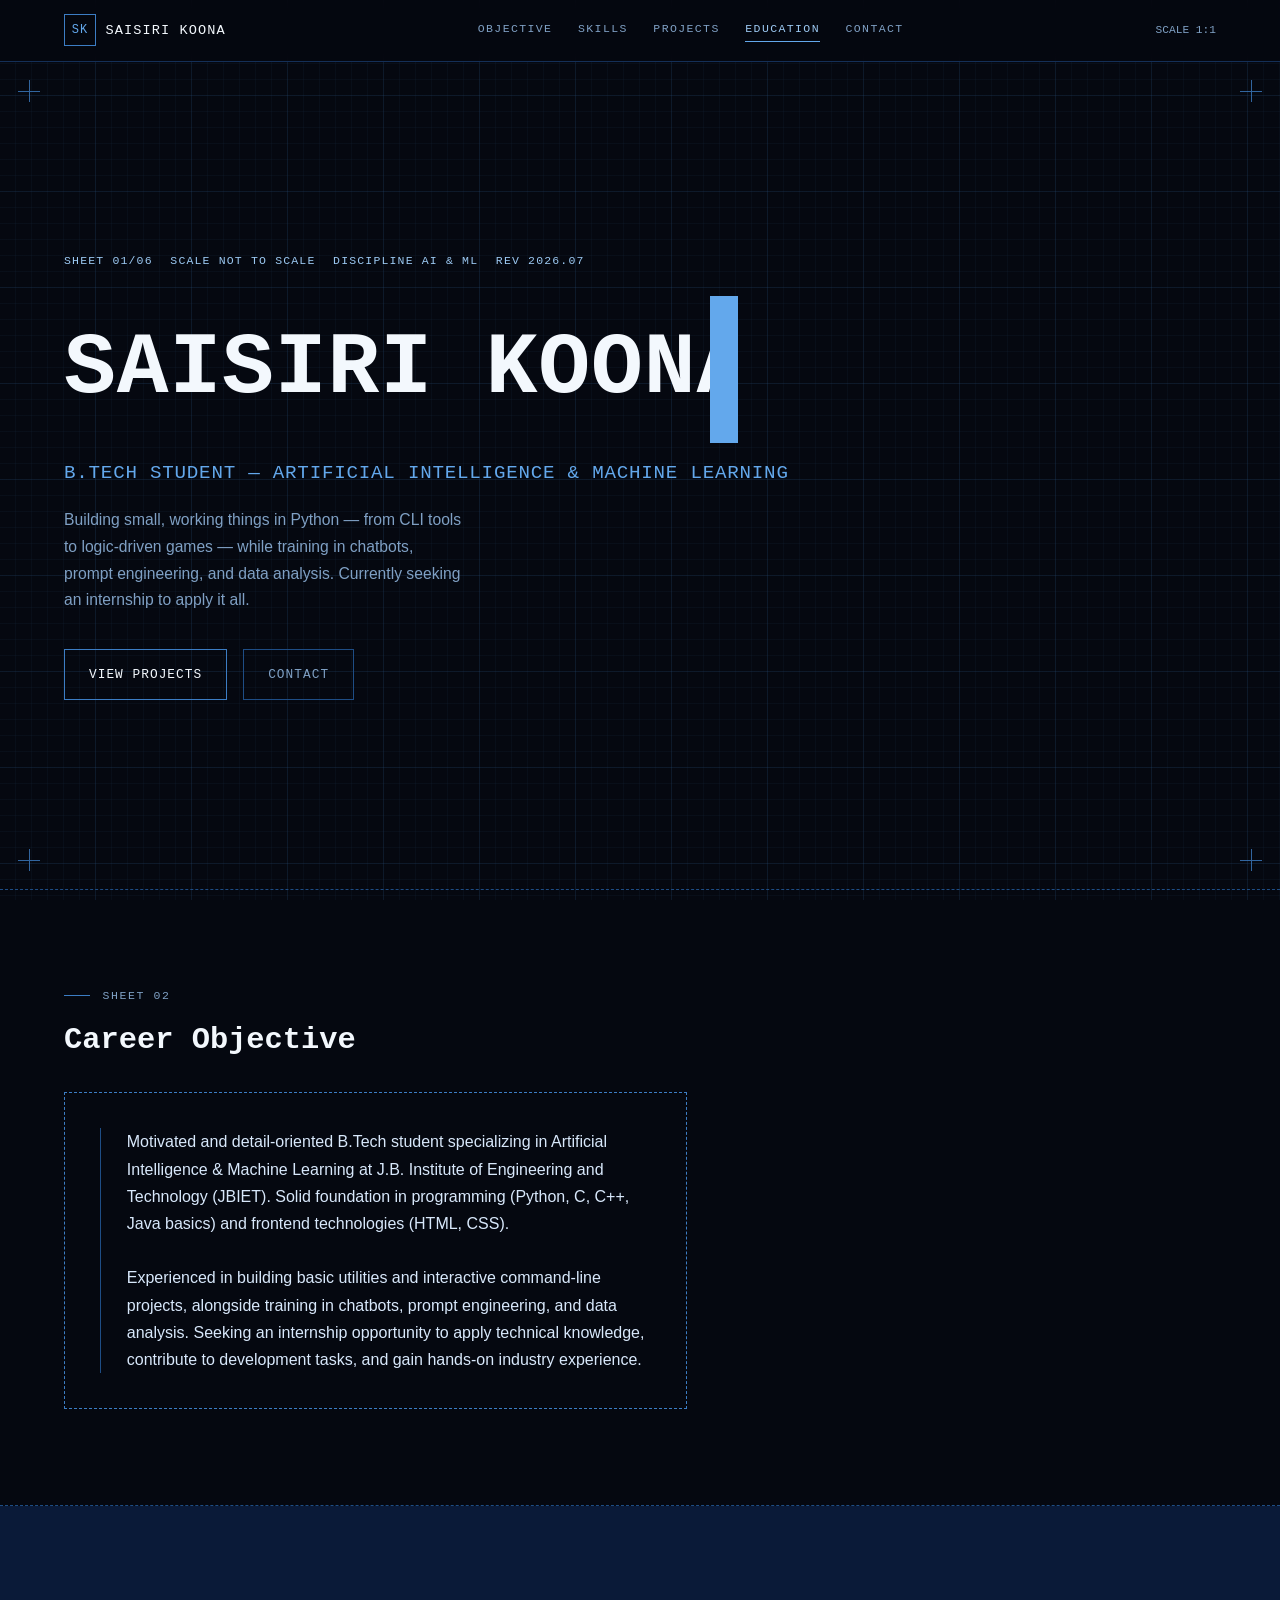
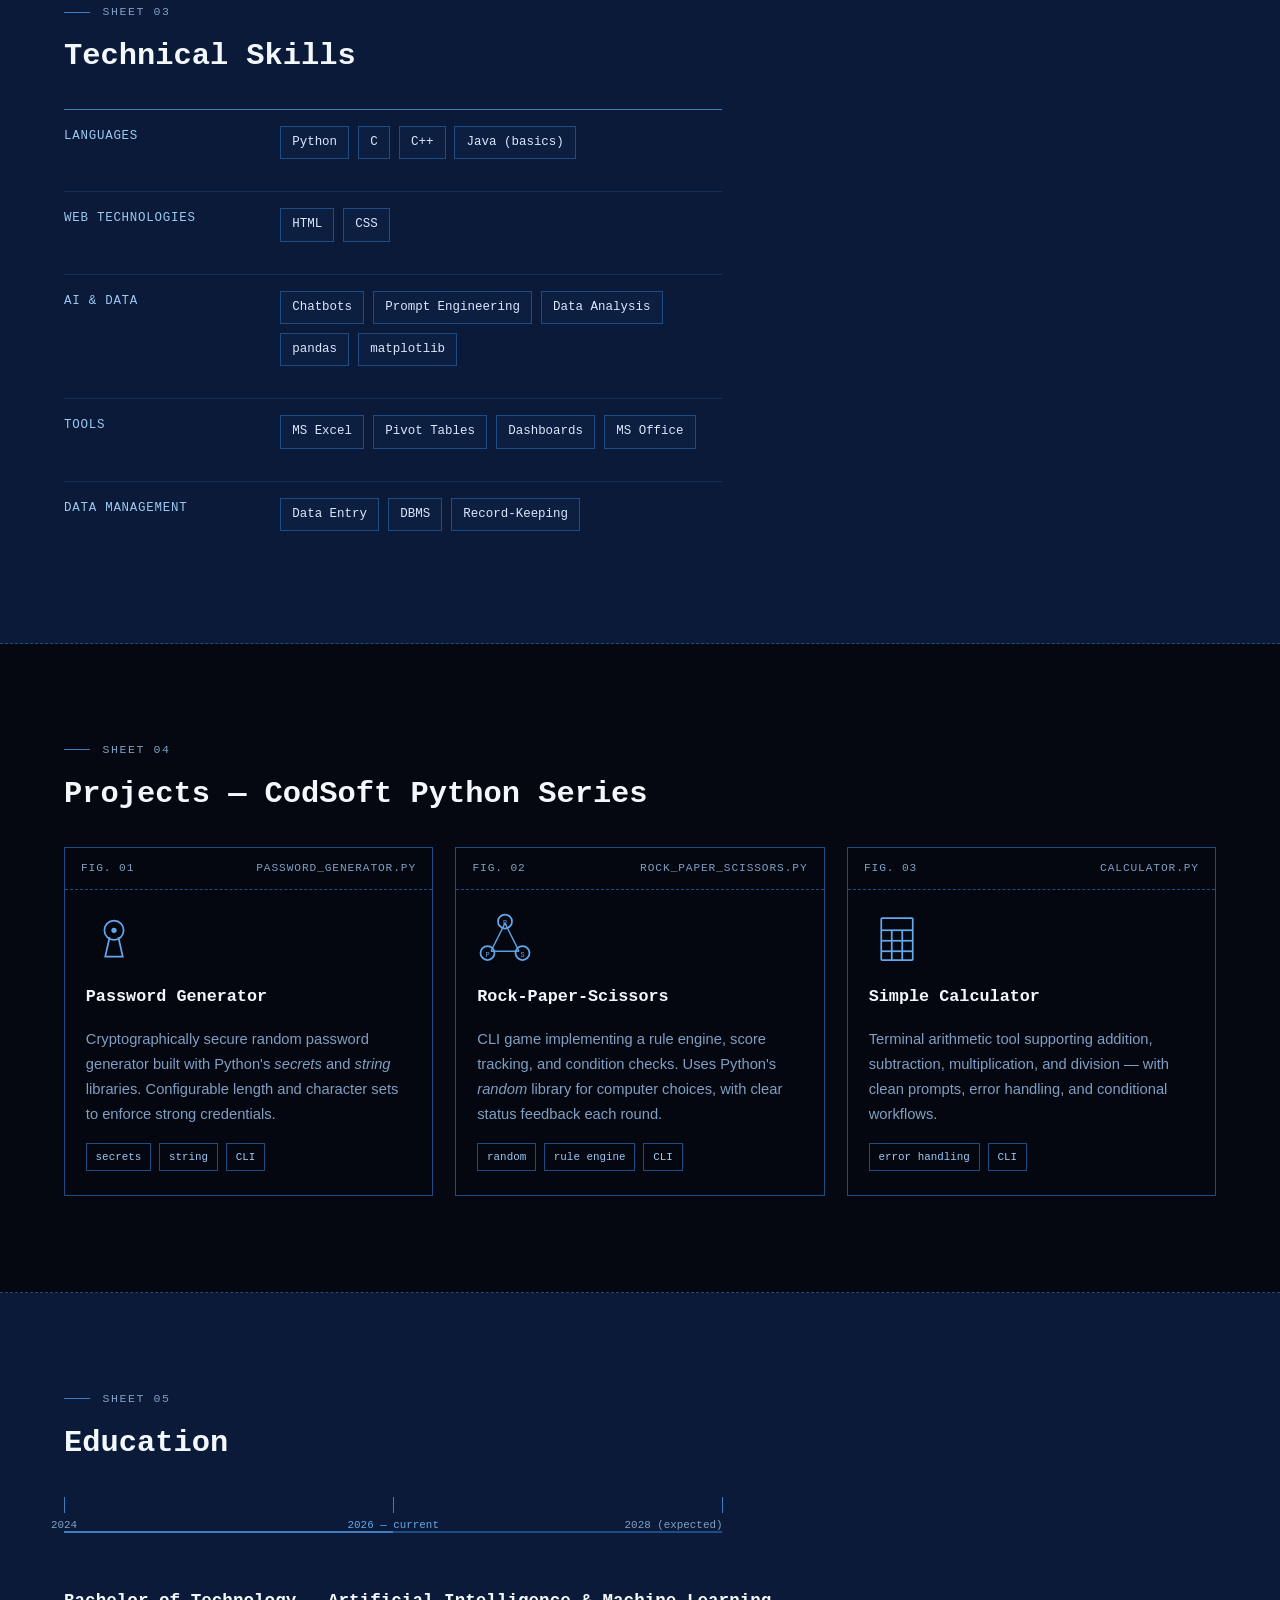
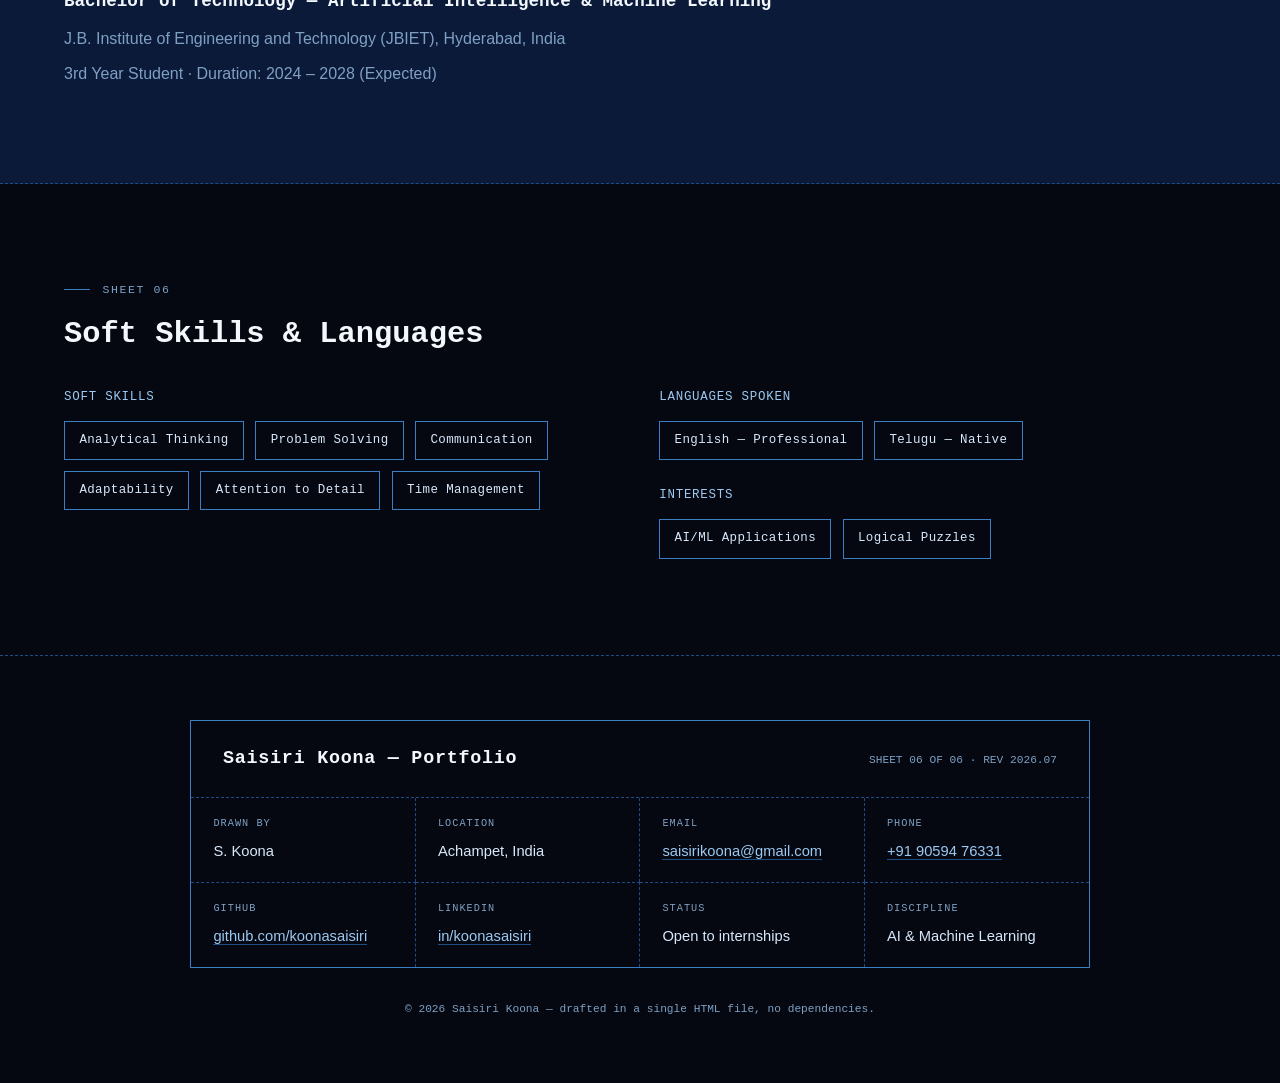
<file: KOONA_SAI_SIRI_TASK_1/index.html>
<!DOCTYPE html>
<html lang="en">
<head>
<meta charset="UTF-8">
<meta name="viewport" content="width=device-width, initial-scale=1.0">
<title>Saisiri Koona — Portfolio</title>
<meta name="description" content="Portfolio of Saisiri Koona, B.Tech AI &amp; ML student — Python projects, skills, and education.">
<style>

/* ============ TOKENS ============ */
:root{
  --black:      #050810;
  --paper:      #0d2144;
  --paper-alt:  #0a1a38;
  --line:       #1e4d85;
  --line-dim:   #142f57;
  --line-bright:#3c7dc4;
  --accent:     #63a8ec;
  --accent-2:   #9cc9f2;
  --text:       #d8e8fb;
  --text-dim:   #7fa0c4;
  --white:      #f3f8fd;

  --mono: ui-monospace, "Cascadia Mono", "Consolas", "SFMono-Regular", Menlo, monospace;
  --sans: -apple-system, "Segoe UI", Roboto, Helvetica, Arial, sans-serif;

  --gap: clamp(1.25rem, 3vw, 2.5rem);
  --edge: clamp(1.25rem, 5vw, 4rem);
}

*,*::before,*::after{ box-sizing:border-box; }
html{ scroll-behavior:smooth; }
body{
  margin:0;
  background:var(--black);
  color:var(--text);
  font-family:var(--sans);
  line-height:1.7;
  -webkit-font-smoothing:antialiased;
}
h1,h2,h3{ font-family:var(--mono); color:var(--white); margin:0; }
p{ margin:0; }
a{ color:var(--accent-2); }
::selection{ background:var(--line-bright); color:var(--white); }

:focus-visible{
  outline:2px solid var(--accent);
  outline-offset:3px;
}

/* blueprint grid paper backdrop, fixed to viewport */
body::before{
  content:"";
  position:fixed; inset:0;
  z-index:-1;
  background-color:var(--black);
  background-image:
    linear-gradient(rgba(60,125,196,0.10) 1px, transparent 1px),
    linear-gradient(90deg, rgba(60,125,196,0.10) 1px, transparent 1px),
    linear-gradient(rgba(60,125,196,0.05) 1px, transparent 1px),
    linear-gradient(90deg, rgba(60,125,196,0.05) 1px, transparent 1px);
  background-size:96px 96px, 96px 96px, 16px 16px, 16px 16px;
  background-position:-1px -1px;
}

.wrap{ max-width:1080px; margin:0 auto; padding-inline:var(--edge); }

/* ============ HEADER ============ */
header{
  position:sticky; top:0; z-index:50;
  display:flex; align-items:center; justify-content:space-between;
  padding:0.9rem var(--edge);
  background:rgba(5,8,16,0.85);
  backdrop-filter:blur(6px);
  border-bottom:1px solid var(--line-dim);
}
.mark{
  display:flex; align-items:center; gap:0.6rem;
  font-family:var(--mono); color:var(--white);
  font-size:0.85rem; letter-spacing:0.08em; text-decoration:none;
}
.mark .box{
  width:2rem; height:2rem;
  border:1px solid var(--line-bright);
  display:grid; place-items:center;
  color:var(--accent);
  font-size:0.75rem;
}
nav{ display:flex; gap:clamp(0.9rem,2vw,1.8rem); }
nav a{
  font-family:var(--mono); font-size:0.72rem; letter-spacing:0.12em;
  color:var(--text-dim); text-decoration:none; text-transform:uppercase;
  padding-bottom:2px; border-bottom:1px solid transparent;
  transition:color .2s ease, border-color .2s ease;
}
nav a:hover, nav a.active{ color:var(--accent-2); border-color:var(--accent); }
.scale-tag{
  font-family:var(--mono); font-size:0.7rem; color:var(--text-dim);
  display:none;
}
@media (min-width:820px){ .scale-tag{ display:block; } }
@media (max-width:720px){
  header{ flex-wrap:wrap; row-gap:0.7rem; }
  nav{ order:3; width:100%; flex-wrap:wrap; gap:0.5rem 1rem; }
}

/* ============ HERO ============ */
.hero{
  position:relative;
  min-height:92vh;
  display:flex; flex-direction:column; justify-content:center;
  padding:var(--edge);
  border-bottom:1px dashed var(--line);
}
.crop{ position:absolute; width:22px; height:22px; opacity:0.8; }
.crop::before,.crop::after{ content:""; position:absolute; background:var(--line-bright); }
.crop::before{ width:100%; height:1px; top:50%; }
.crop::after{ width:1px; height:100%; left:50%; }
.crop.tl{ top:18px; left:18px; }
.crop.tr{ top:18px; right:18px; }
.crop.bl{ bottom:18px; left:18px; }
.crop.br{ bottom:18px; right:18px; }

.sheet-index{
  font-family:var(--mono); font-size:0.72rem; letter-spacing:0.1em;
  color:var(--text-dim); text-transform:uppercase;
  display:flex; flex-wrap:wrap; gap:1.1rem;
  margin-bottom:1.6rem;
}
.sheet-index span{ color:var(--accent-2); }

.hero h1{
  font-size:clamp(2.4rem, 9vw, 5.4rem);
  letter-spacing:0.01em;
  white-space:nowrap;
  overflow:hidden;
  max-width:100%;
  border-right:0.55ch solid var(--accent);
  width:13ch;
  animation: type 1.6s steps(13) 0.3s 1 normal both,
             blink 0.8s step-end infinite;
}
@keyframes type{ from{ width:0; } }
@keyframes blink{ 50%{ border-color:transparent; } }
@media (max-width:480px){
  .hero h1{ font-size:6.8vw; }
}

.hero .role{
  font-family:var(--mono);
  color:var(--accent);
  font-size:clamp(0.95rem,2.4vw,1.2rem);
  margin-top:0.9rem;
  letter-spacing:0.04em;
}
.hero .objective-line{
  max-width:46ch;
  color:var(--text-dim);
  margin-top:1.1rem;
  font-size:0.98rem;
}

.cta-row{ display:flex; flex-wrap:wrap; gap:1rem; margin-top:2.2rem; }
.btn{
  font-family:var(--mono); font-size:0.8rem; letter-spacing:0.08em;
  text-transform:uppercase; text-decoration:none;
  padding:0.85rem 1.5rem;
  border:1px solid var(--line-bright);
  color:var(--white);
  transition:background .2s ease, color .2s ease;
}
.btn:hover{ background:var(--line-bright); color:var(--black); }
.btn.ghost{ border-color:var(--line); color:var(--text-dim); }
.btn.ghost:hover{ background:var(--paper-alt); color:var(--accent-2); }

/* ============ SECTIONS ============ */
.sheet{
  padding:clamp(3.5rem,8vw,6rem) var(--edge);
  border-bottom:1px dashed var(--line);
  opacity:0; transform:translateY(18px);
  transition:opacity .6s ease, transform .6s ease;
}
.sheet.in-view{ opacity:1; transform:none; }
.sheet:nth-of-type(odd){ background:var(--paper-alt); }

.eyebrow{
  font-family:var(--mono); font-size:0.72rem; letter-spacing:0.14em;
  text-transform:uppercase; color:var(--text-dim);
  display:flex; align-items:center; gap:0.8rem;
  margin-bottom:0.6rem;
}
.eyebrow::before{ content:""; width:1.6rem; height:1px; background:var(--line-bright); }

.sheet h2{
  font-size:clamp(1.35rem,3.4vw,1.9rem);
  margin-bottom:1.6rem;
}

/* --- objective panel --- */
.spec-panel{
  border:1px dashed var(--line-bright);
  padding:clamp(1.4rem,3vw,2.2rem);
  display:grid; grid-template-columns:auto 1fr; gap:1.6rem;
  max-width:70ch;
}
.ruler{
  display:flex; flex-direction:column; align-items:center; gap:0.4rem;
  font-family:var(--mono); font-size:0.65rem; color:var(--text-dim);
}
.ruler i{ display:block; width:1px; height:100%; background:var(--line); flex:1; }
.spec-panel p{ color:var(--text); }
.spec-panel p + p{ margin-top:1rem; }

/* --- skills legend --- */
.legend{ display:grid; gap:1rem; max-width:74ch; }
.legend-row{
  display:grid; grid-template-columns:200px 1fr;
  gap:1rem; align-items:start;
  padding-block:1rem;
  border-top:1px solid var(--line-dim);
}
.legend-row:first-child{ border-top:1px solid var(--line-bright); }
.legend-label{
  font-family:var(--mono); font-size:0.78rem; letter-spacing:0.06em;
  color:var(--accent-2); text-transform:uppercase;
}
.chip-row{ display:flex; flex-wrap:wrap; gap:0.55rem; }
.chip{
  font-family:var(--mono); font-size:0.78rem;
  color:var(--text); border:1px solid var(--line);
  padding:0.32rem 0.7rem;
  background:rgba(60,125,196,0.06);
}
@media (max-width:640px){
  .legend-row{ grid-template-columns:1fr; gap:0.5rem; }
}

/* --- projects --- */
.projects-grid{
  display:grid; gap:1.4rem;
  grid-template-columns:repeat(auto-fit,minmax(280px,1fr));
}
.card{
  border:1px solid var(--line);
  background:rgba(5,8,16,0.35);
  display:flex; flex-direction:column;
  transition:border-color .25s ease, transform .25s ease;
}
.card:hover{ border-color:var(--line-bright); transform:translateY(-4px); }
.card-head{
  display:flex; align-items:center; justify-content:space-between;
  padding:0.7rem 1rem;
  border-bottom:1px dashed var(--line);
  font-family:var(--mono); font-size:0.7rem; letter-spacing:0.08em;
  color:var(--text-dim); text-transform:uppercase;
}
.card-body{ padding:1.3rem 1.3rem 1.5rem; display:flex; flex-direction:column; gap:1rem; flex:1; }
.card svg{ color:var(--accent); width:56px; height:56px; }
.card h3{ font-size:1.05rem; color:var(--white); }
.card p{ color:var(--text-dim); font-size:0.92rem; }
.tag-row{ display:flex; flex-wrap:wrap; gap:0.5rem; margin-top:auto; }
.tag{
  font-family:var(--mono); font-size:0.68rem;
  color:var(--accent-2); border:1px solid var(--line);
  padding:0.22rem 0.55rem;
}

/* --- education ruler --- */
.timeline{
  position:relative;
  margin-top:2.2rem; padding-top:1.6rem;
  max-width:74ch;
}
.timeline .track{
  position:relative; height:2px; background:var(--line);
}
.timeline .fill{
  position:absolute; left:0; top:0; height:100%;
  width:50%; background:var(--line-bright);
}
.tick{
  position:absolute; top:-0.5rem;
  width:1px; height:1rem; background:var(--line-bright);
}
.tick-label{
  position:absolute; top:0.7rem;
  font-family:var(--mono); font-size:0.68rem; color:var(--text-dim);
  white-space:nowrap; transform:translateX(-50%);
}
.tick-label.now{ color:var(--accent); }
.edu-detail{ margin-top:3.4rem; }
.edu-detail h3{ font-size:1.1rem; color:var(--white); }
.edu-detail p{ color:var(--text-dim); margin-top:0.5rem; }

/* --- soft skills / languages --- */
.stamp-row{ display:flex; flex-wrap:wrap; gap:0.7rem; }
.stamp{
  font-family:var(--mono); font-size:0.78rem; letter-spacing:0.03em;
  color:var(--text); border:1px solid var(--line-bright);
  padding:0.5rem 0.9rem;
}
.split{ display:grid; gap:2.4rem; grid-template-columns:1fr; }
@media (min-width:760px){ .split{ grid-template-columns:1fr 1fr; } }

/* ============ TITLE BLOCK / FOOTER ============ */
footer{ padding:var(--edge); }
.title-block{
  border:1px solid var(--line-bright);
  max-width:900px; margin-inline:auto;
}
.tb-top{
  padding:1.4rem clamp(1.2rem,3vw,2rem);
  border-bottom:1px dashed var(--line);
  display:flex; justify-content:space-between; align-items:baseline; flex-wrap:wrap; gap:0.6rem;
}
.tb-top h2{ font-size:1.15rem; letter-spacing:0.04em; }
.tb-top span{ font-family:var(--mono); font-size:0.7rem; color:var(--text-dim); }
.tb-grid{
  display:grid; grid-template-columns:repeat(2,1fr);
}
@media (min-width:600px){ .tb-grid{ grid-template-columns:repeat(4,1fr); } }
.tb-cell{
  min-width:0;
  padding:1.1rem clamp(1rem,2.5vw,1.4rem);
  border-right:1px dashed var(--line);
  border-top:1px dashed var(--line);
}
.tb-cell:nth-child(4n){ border-right:none; }
.tb-cell:nth-child(-n+4){ border-top:none; }
@media (max-width:599px){
  .tb-cell:nth-child(2n){ border-right:none; }
  .tb-cell:nth-child(-n+2){ border-top:none; }
  .tb-cell:nth-child(n+3){ border-top:1px dashed var(--line); }
}
.tb-cell .k{ font-family:var(--mono); font-size:0.64rem; letter-spacing:0.1em; color:var(--text-dim); text-transform:uppercase; }
.tb-cell .v{ margin-top:0.4rem; font-size:0.92rem; overflow-wrap:break-word; word-break:break-word; }
.tb-cell .v a{ color:var(--accent-2); text-decoration:none; border-bottom:1px solid var(--line); }
.tb-cell .v a:hover{ color:var(--white); border-color:var(--accent); }

.foot-note{
  text-align:center; margin-top:2rem;
  font-family:var(--mono); font-size:0.7rem; color:var(--text-dim);
}

@media (prefers-reduced-motion:reduce){
  .hero h1{ animation:none; width:auto; border-right:none; }
  .sheet{ opacity:1; transform:none; transition:none; }
  html{ scroll-behavior:auto; }
}
</style>
</head>
<body>

<header>
  <a href="#top" class="mark"><span class="box">SK</span> SAISIRI&nbsp;KOONA</a>
  <nav id="site-nav">
    <a href="#objective">Objective</a>
    <a href="#skills">Skills</a>
    <a href="#projects">Projects</a>
    <a href="#education">Education</a>
    <a href="#contact">Contact</a>
  </nav>
  <span class="scale-tag">SCALE&nbsp;1:1</span>
</header>

<main id="top">

  <section class="hero">
    <span class="crop tl"></span><span class="crop tr"></span>
    <span class="crop bl"></span><span class="crop br"></span>

    <div class="sheet-index">
      <span>SHEET <span>01/06</span></span>
      <span>SCALE <span>NOT&nbsp;TO&nbsp;SCALE</span></span>
      <span>DISCIPLINE <span>AI&nbsp;&amp;&nbsp;ML</span></span>
      <span>REV <span>2026.07</span></span>
    </div>

    <h1>SAISIRI KOONA</h1>
    <p class="role">B.TECH STUDENT — ARTIFICIAL INTELLIGENCE &amp; MACHINE LEARNING</p>
    <p class="objective-line">Building small, working things in Python — from CLI tools to logic-driven games — while training in chatbots, prompt engineering, and data analysis. Currently seeking an internship to apply it all.</p>

    <div class="cta-row">
      <a class="btn" href="#projects">View Projects</a>
      <a class="btn ghost" href="#contact">Contact</a>
    </div>
  </section>

  <section class="sheet" id="objective">
    <div class="eyebrow">Sheet 02</div>
    <h2>Career Objective</h2>
    <div class="spec-panel">
      <div class="ruler"><i></i></div>
      <p>
        Motivated and detail-oriented B.Tech student specializing in Artificial Intelligence &amp; Machine
        Learning at J.B. Institute of Engineering and Technology (JBIET). Solid foundation in programming
        (Python, C, C++, Java basics) and frontend technologies (HTML, CSS).
        <br><br>
        Experienced in building basic utilities and interactive command-line projects, alongside training
        in chatbots, prompt engineering, and data analysis. Seeking an internship opportunity to apply
        technical knowledge, contribute to development tasks, and gain hands-on industry experience.
      </p>
    </div>
  </section>

  <section class="sheet" id="skills">
    <div class="eyebrow">Sheet 03</div>
    <h2>Technical Skills</h2>
    <div class="legend">
      <div class="legend-row">
        <div class="legend-label">Languages</div>
        <div class="chip-row">
          <span class="chip">Python</span><span class="chip">C</span>
          <span class="chip">C++</span><span class="chip">Java (basics)</span>
        </div>
      </div>
      <div class="legend-row">
        <div class="legend-label">Web Technologies</div>
        <div class="chip-row"><span class="chip">HTML</span><span class="chip">CSS</span></div>
      </div>
      <div class="legend-row">
        <div class="legend-label">AI &amp; Data</div>
        <div class="chip-row">
          <span class="chip">Chatbots</span><span class="chip">Prompt Engineering</span>
          <span class="chip">Data Analysis</span><span class="chip">pandas</span><span class="chip">matplotlib</span>
        </div>
      </div>
      <div class="legend-row">
        <div class="legend-label">Tools</div>
        <div class="chip-row">
          <span class="chip">MS Excel</span><span class="chip">Pivot Tables</span>
          <span class="chip">Dashboards</span><span class="chip">MS Office</span>
        </div>
      </div>
      <div class="legend-row">
        <div class="legend-label">Data Management</div>
        <div class="chip-row">
          <span class="chip">Data Entry</span><span class="chip">DBMS</span>
          <span class="chip">Record-Keeping</span>
        </div>
      </div>
    </div>
  </section>

  <section class="sheet" id="projects">
    <div class="eyebrow">Sheet 04</div>
    <h2>Projects — CodSoft Python Series</h2>
    <div class="projects-grid">

      <article class="card">
        <div class="card-head"><span>FIG. 01</span><span>password_generator.py</span></div>
        <div class="card-body">
          <svg viewBox="0 0 64 64" fill="none" stroke="currentColor" stroke-width="2">
            <circle cx="32" cy="22" r="11"/>
            <path d="M27 30 L22 52 L42 52 L37 30"/>
            <circle cx="32" cy="22" r="3" fill="currentColor" stroke="none"/>
          </svg>
          <h3>Password Generator</h3>
          <p>Cryptographically secure random password generator built with Python's <em>secrets</em> and
            <em>string</em> libraries. Configurable length and character sets to enforce strong credentials.</p>
          <div class="tag-row">
            <span class="tag">secrets</span><span class="tag">string</span><span class="tag">CLI</span>
          </div>
        </div>
      </article>

      <article class="card">
        <div class="card-head"><span>FIG. 02</span><span>rock_paper_scissors.py</span></div>
        <div class="card-body">
          <svg viewBox="0 0 64 64" fill="none" stroke="currentColor" stroke-width="1.6">
            <line x1="32" y1="14" x2="16" y2="46"/>
            <line x1="16" y1="46" x2="48" y2="46"/>
            <line x1="48" y1="46" x2="32" y2="14"/>
            <circle cx="32" cy="12" r="8" stroke-width="2"/>
            <circle cx="12" cy="48" r="8" stroke-width="2"/>
            <circle cx="52" cy="48" r="8" stroke-width="2"/>
            <text x="32" y="16" text-anchor="middle" font-size="8" fill="currentColor" stroke="none" font-family="monospace">R</text>
            <text x="12" y="52" text-anchor="middle" font-size="8" fill="currentColor" stroke="none" font-family="monospace">P</text>
            <text x="52" y="52" text-anchor="middle" font-size="8" fill="currentColor" stroke="none" font-family="monospace">S</text>
          </svg>
          <h3>Rock-Paper-Scissors</h3>
          <p>CLI game implementing a rule engine, score tracking, and condition checks. Uses Python's
            <em>random</em> library for computer choices, with clear status feedback each round.</p>
          <div class="tag-row">
            <span class="tag">random</span><span class="tag">rule engine</span><span class="tag">CLI</span>
          </div>
        </div>
      </article>

      <article class="card">
        <div class="card-head"><span>FIG. 03</span><span>calculator.py</span></div>
        <div class="card-body">
          <svg viewBox="0 0 64 64" fill="none" stroke="currentColor" stroke-width="2">
            <rect x="14" y="8" width="36" height="48" rx="1"/>
            <line x1="14" y1="22" x2="50" y2="22"/>
            <line x1="14" y1="34" x2="50" y2="34"/>
            <line x1="14" y1="46" x2="50" y2="46"/>
            <line x1="26" y1="22" x2="26" y2="56"/>
            <line x1="38" y1="22" x2="38" y2="56"/>
          </svg>
          <h3>Simple Calculator</h3>
          <p>Terminal arithmetic tool supporting addition, subtraction, multiplication, and division —
            with clean prompts, error handling, and conditional workflows.</p>
          <div class="tag-row">
            <span class="tag">error handling</span><span class="tag">CLI</span>
          </div>
        </div>
      </article>

    </div>
  </section>

  <section class="sheet" id="education">
    <div class="eyebrow">Sheet 05</div>
    <h2>Education</h2>
    <div class="timeline">
      <div class="track"><div class="fill"></div></div>
      <span class="tick" style="left:0%"></span>
      <span class="tick-label" style="left:0%">2024</span>
      <span class="tick now" style="left:50%"></span>
      <span class="tick-label now" style="left:50%">2026 — current</span>
      <span class="tick" style="left:100%"></span>
      <span class="tick-label" style="left:100%; transform:translateX(-100%)">2028 (expected)</span>
    </div>
    <div class="edu-detail">
      <h3>Bachelor of Technology — Artificial Intelligence &amp; Machine Learning</h3>
      <p>J.B. Institute of Engineering and Technology (JBIET), Hyderabad, India</p>
      <p>3rd Year Student &middot; Duration: 2024 – 2028 (Expected)</p>
    </div>
  </section>

  <section class="sheet" id="soft-skills">
    <div class="eyebrow">Sheet 06</div>
    <h2>Soft Skills &amp; Languages</h2>
    <div class="split">
      <div>
        <div class="legend-label" style="margin-bottom:0.8rem;">Soft Skills</div>
        <div class="stamp-row">
          <span class="stamp">Analytical Thinking</span>
          <span class="stamp">Problem Solving</span>
          <span class="stamp">Communication</span>
          <span class="stamp">Adaptability</span>
          <span class="stamp">Attention to Detail</span>
          <span class="stamp">Time Management</span>
        </div>
      </div>
      <div>
        <div class="legend-label" style="margin-bottom:0.8rem;">Languages Spoken</div>
        <div class="stamp-row">
          <span class="stamp">English — Professional</span>
          <span class="stamp">Telugu — Native</span>
        </div>
        <div class="legend-label" style="margin:1.6rem 0 0.8rem;">Interests</div>
        <div class="stamp-row">
          <span class="stamp">AI/ML Applications</span>
          <span class="stamp">Logical Puzzles</span>
        </div>
      </div>
    </div>
  </section>

</main>

<footer id="contact">
  <div class="title-block">
    <div class="tb-top">
      <h2>Saisiri Koona — Portfolio</h2>
      <span>SHEET 06 OF 06 · REV 2026.07</span>
    </div>
    <div class="tb-grid">
      <div class="tb-cell"><div class="k">Drawn By</div><div class="v">S. Koona</div></div>
      <div class="tb-cell"><div class="k">Location</div><div class="v">Achampet, India</div></div>
      <div class="tb-cell"><div class="k">Email</div><div class="v"><a href="mailto:saisirikoona@gmail.com">saisirikoona@gmail.com</a></div></div>
      <div class="tb-cell"><div class="k">Phone</div><div class="v"><a href="tel:+919059476331">+91&nbsp;90594&nbsp;76331</a></div></div>
      <div class="tb-cell"><div class="k">GitHub</div><div class="v"><a href="https://github.com/koonasaisiri" target="_blank" rel="noopener">github.com/koonasaisiri</a></div></div>
      <div class="tb-cell"><div class="k">LinkedIn</div><div class="v"><a href="https://linkedin.com/in/koonasaisiri" target="_blank" rel="noopener">in/koonasaisiri</a></div></div>
      <div class="tb-cell"><div class="k">Status</div><div class="v">Open to internships</div></div>
      <div class="tb-cell"><div class="k">Discipline</div><div class="v">AI &amp; Machine Learning</div></div>
    </div>
  </div>
  <p class="foot-note">&copy; 2026 Saisiri Koona — drafted in a single HTML file, no dependencies.</p>
</footer>

<script>
  // scroll-reveal for sheets
  var sheets = document.querySelectorAll('.sheet');
  if ('IntersectionObserver' in window) {
    var io = new IntersectionObserver(function(entries){
      entries.forEach(function(entry){
        if (entry.isIntersecting) {
          entry.target.classList.add('in-view');
          io.unobserve(entry.target);
        }
      });
    }, { threshold: 0.15 });
    sheets.forEach(function(s){ io.observe(s); });
  } else {
    sheets.forEach(function(s){ s.classList.add('in-view'); });
  }

  // active nav link
  var navLinks = document.querySelectorAll('#site-nav a');
  var sections = Array.prototype.slice.call(document.querySelectorAll('main section[id]'));
  if ('IntersectionObserver' in window) {
    var navIo = new IntersectionObserver(function(entries){
      entries.forEach(function(entry){
        var link = document.querySelector('#site-nav a[href="#' + entry.target.id + '"]');
        if (!link) return;
        if (entry.isIntersecting) {
          navLinks.forEach(function(l){ l.classList.remove('active'); });
          link.classList.add('active');
        }
      });
    }, { rootMargin: '-40% 0px -55% 0px' });
    sections.forEach(function(s){ navIo.observe(s); });
  }
</script>

</body>
</html>
</file>
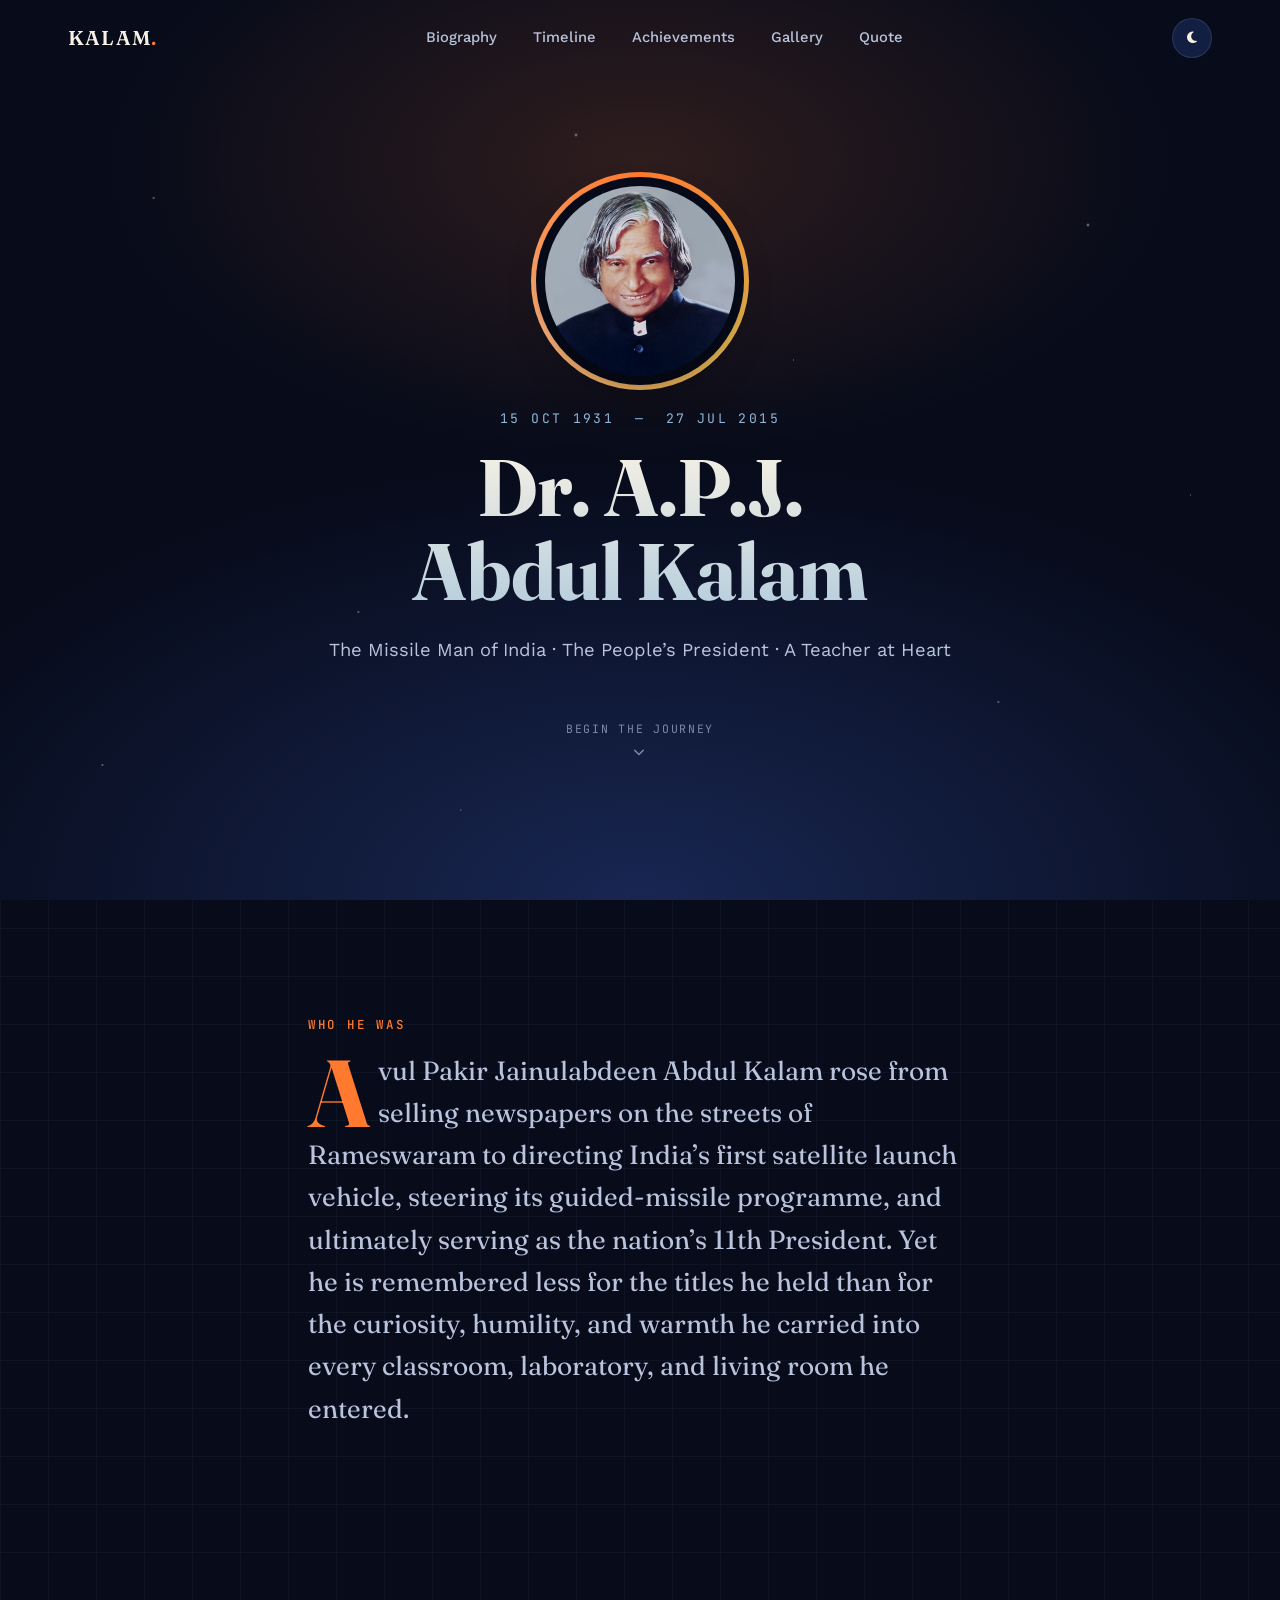
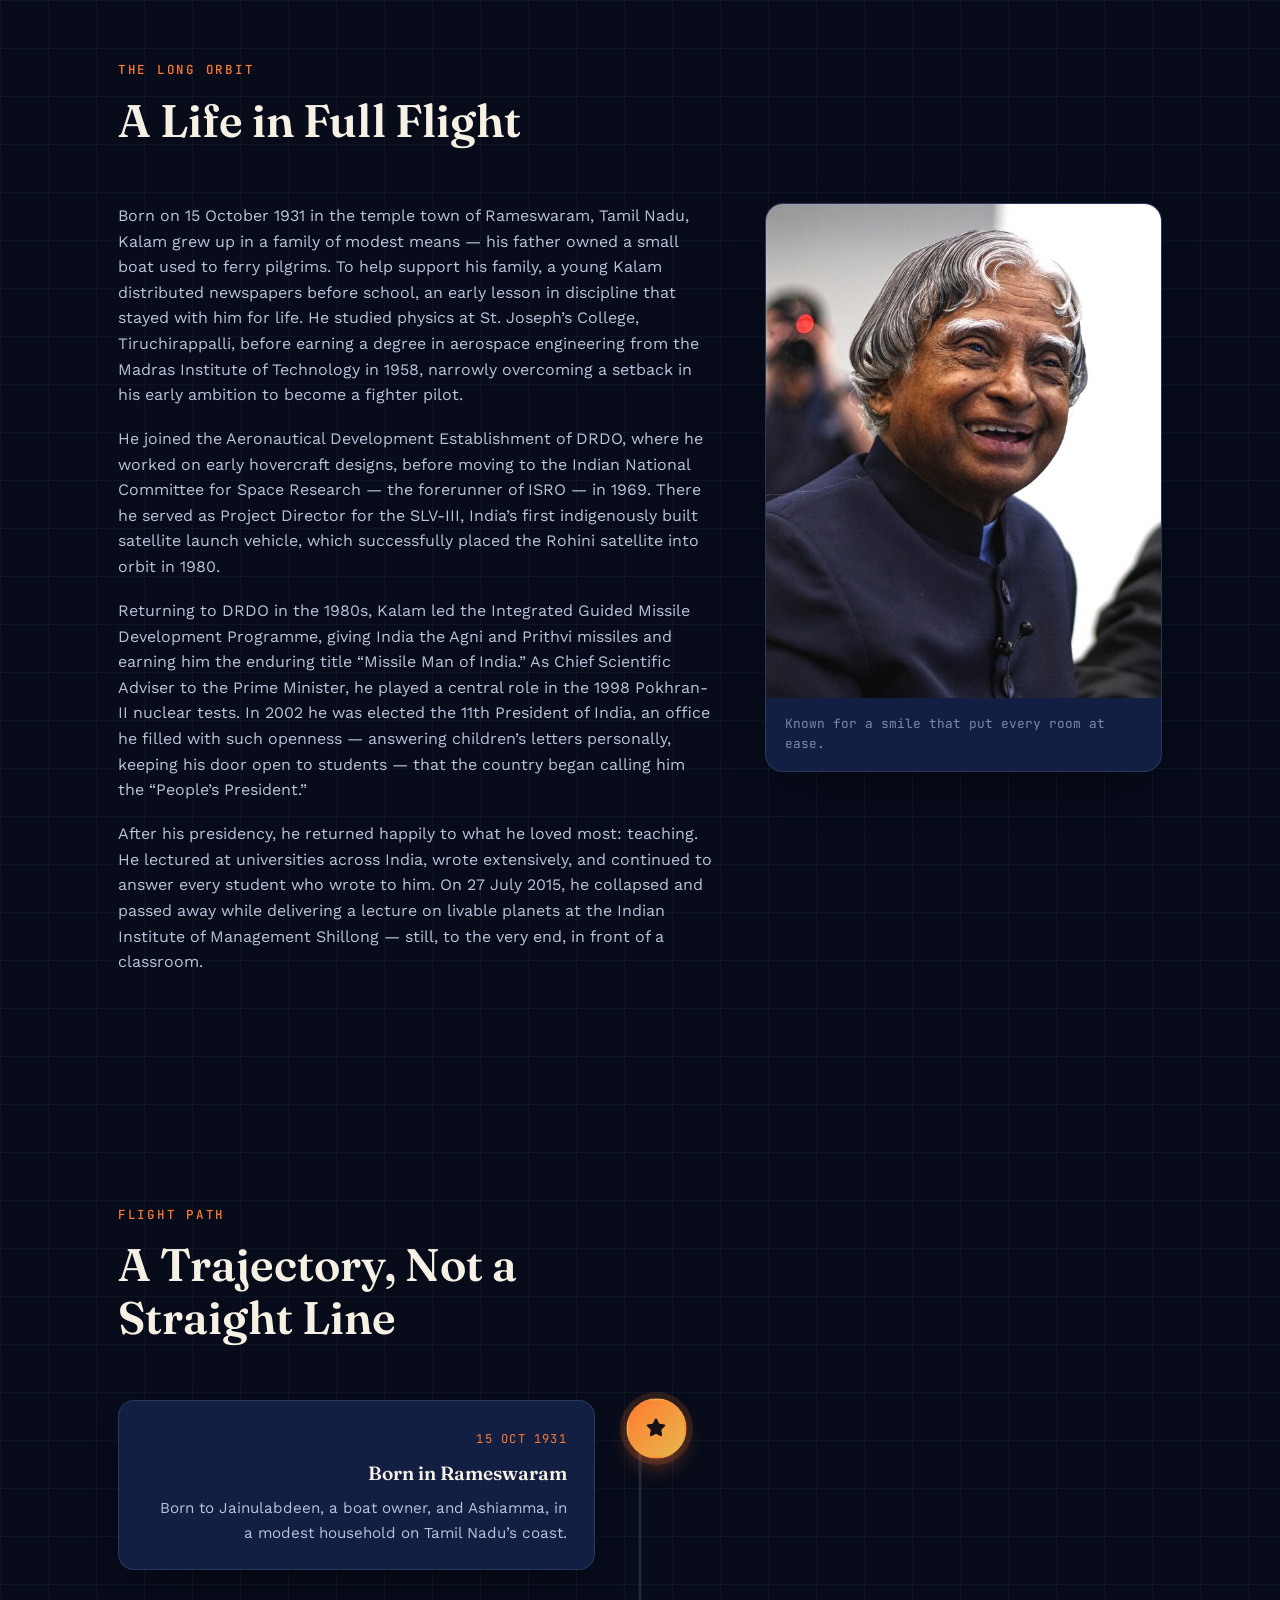
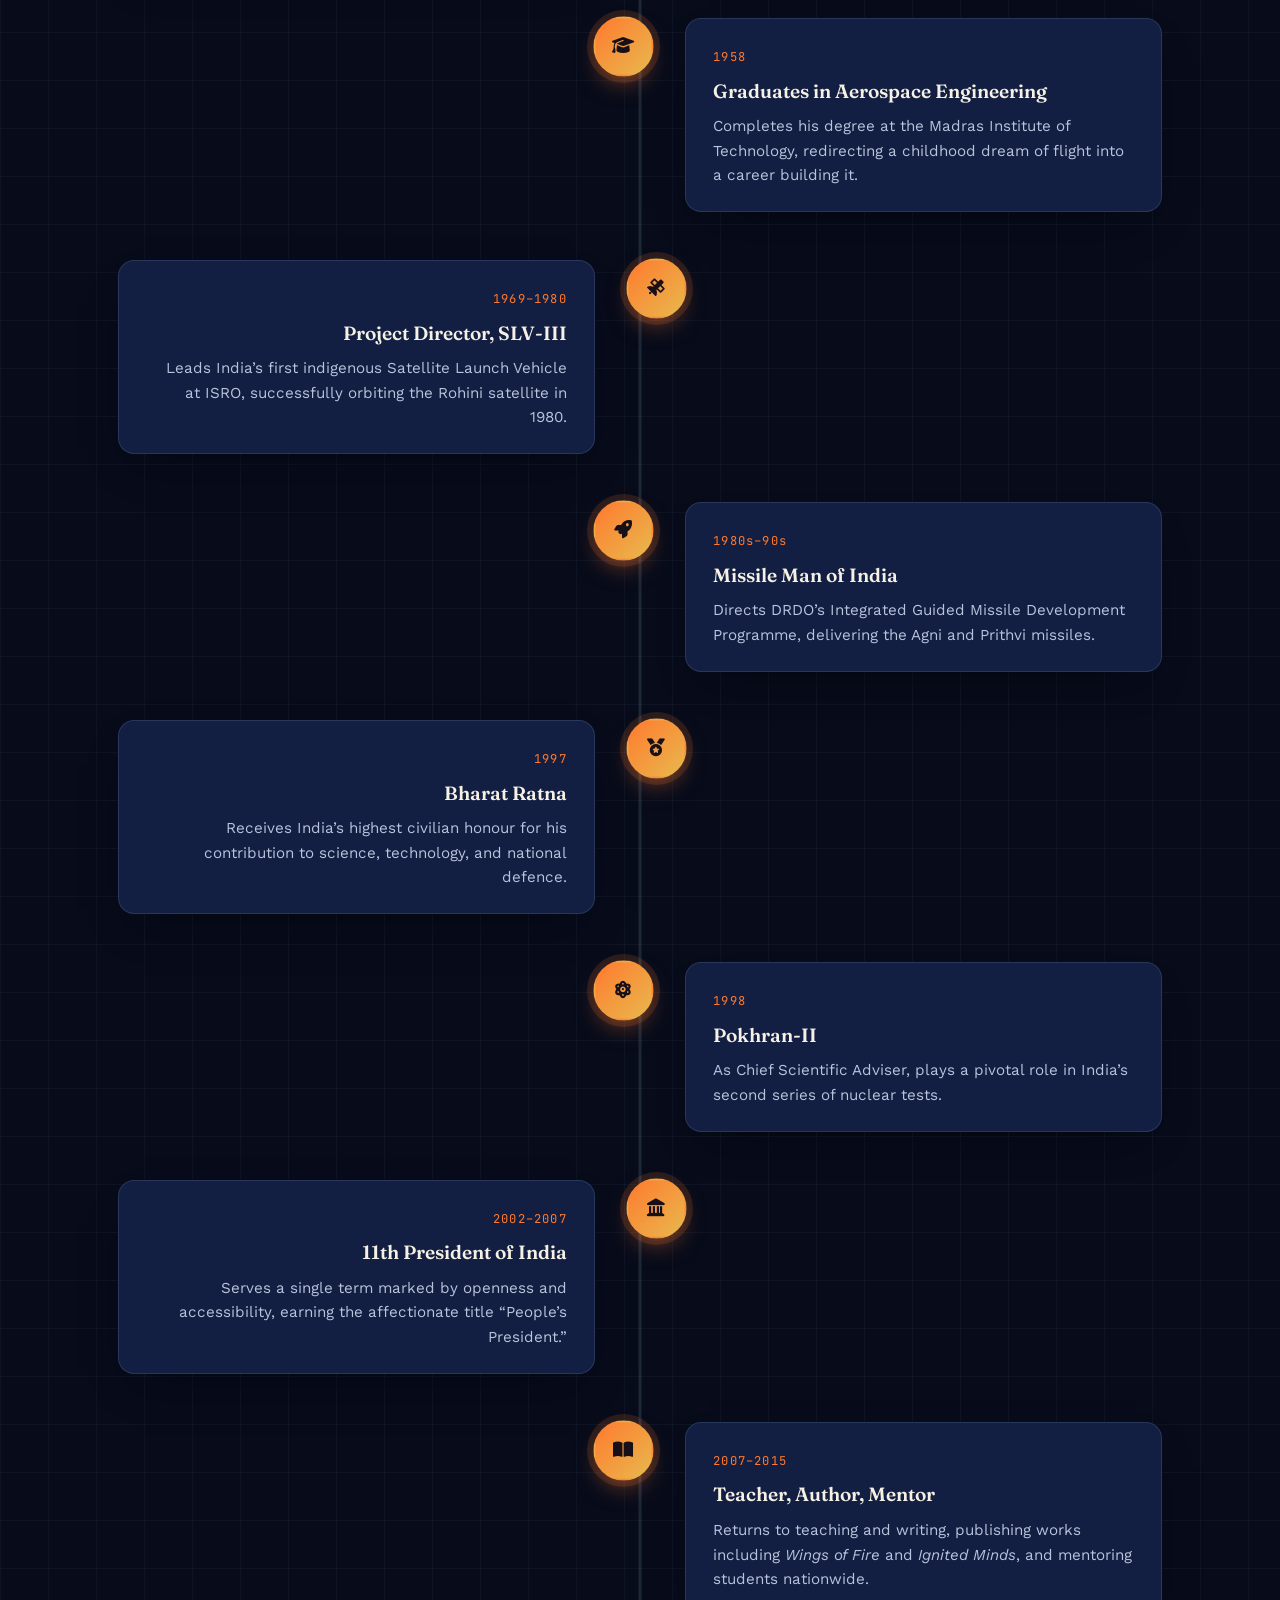
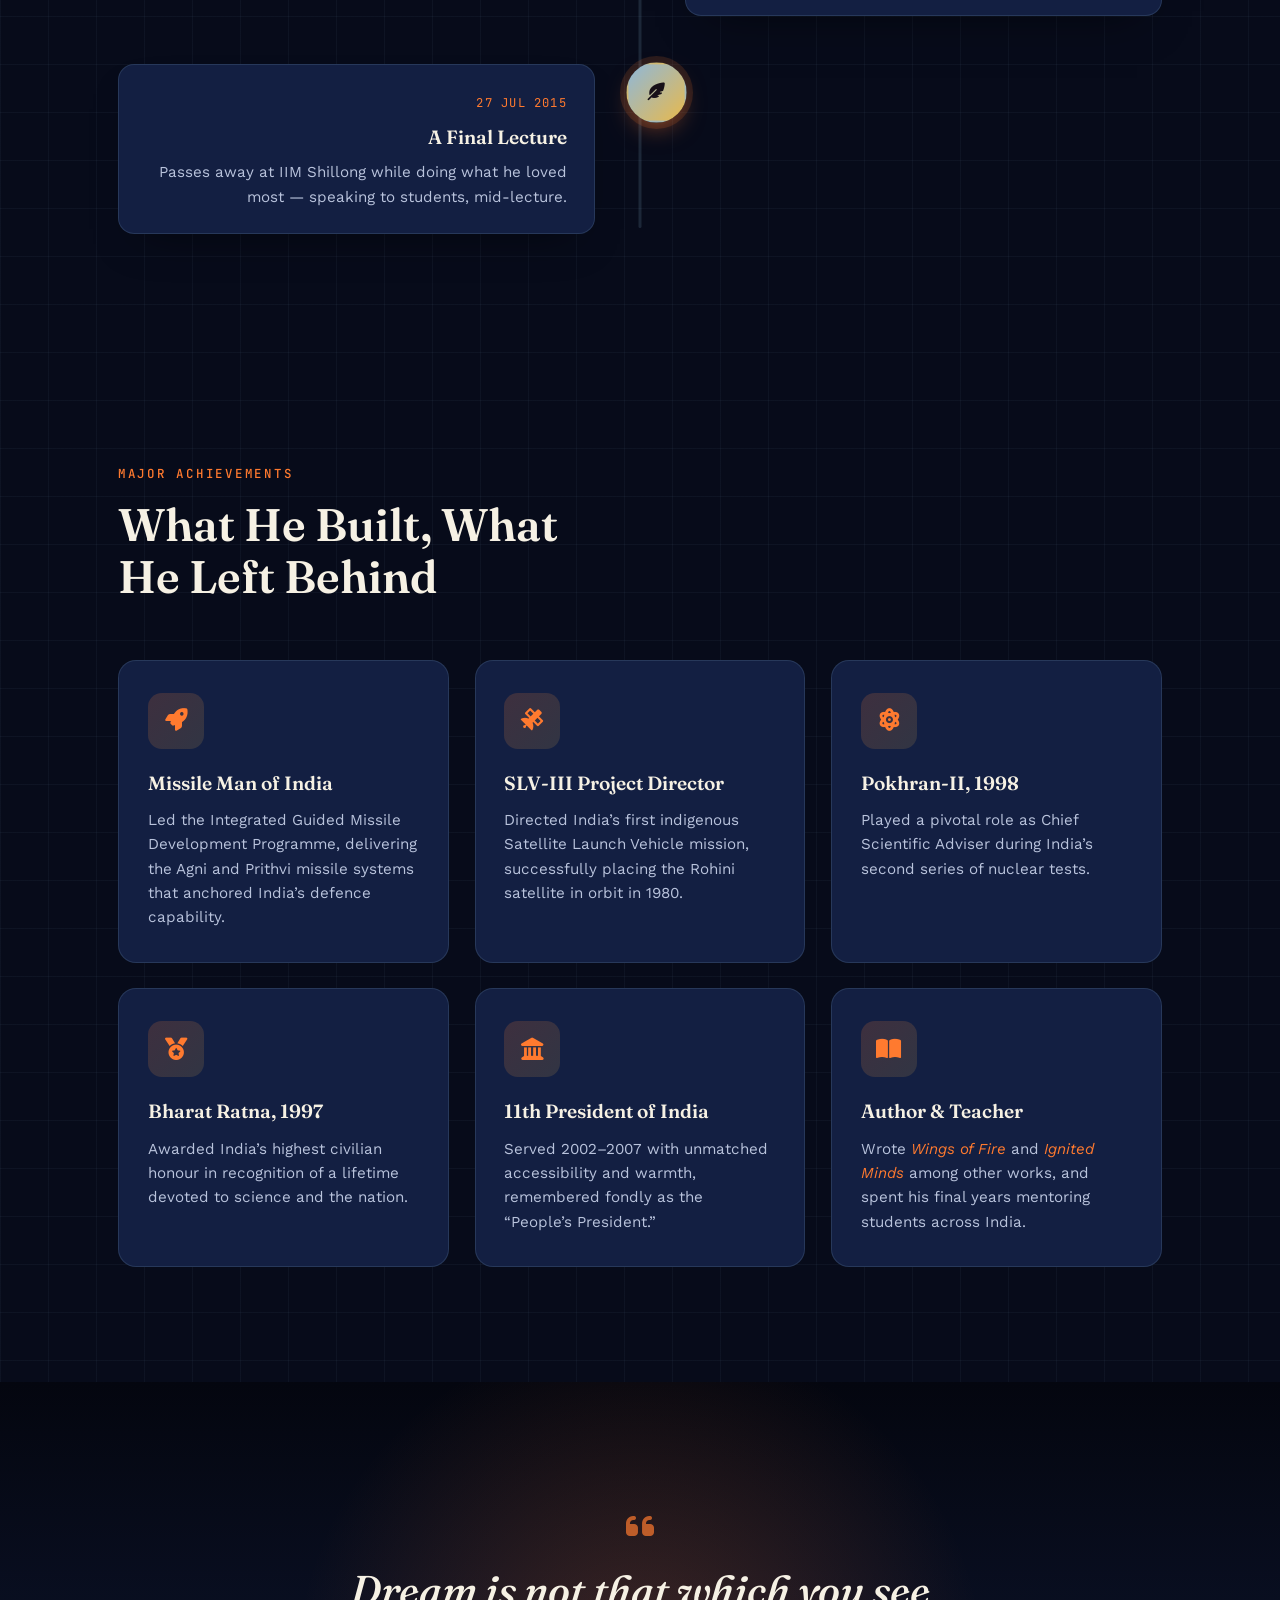
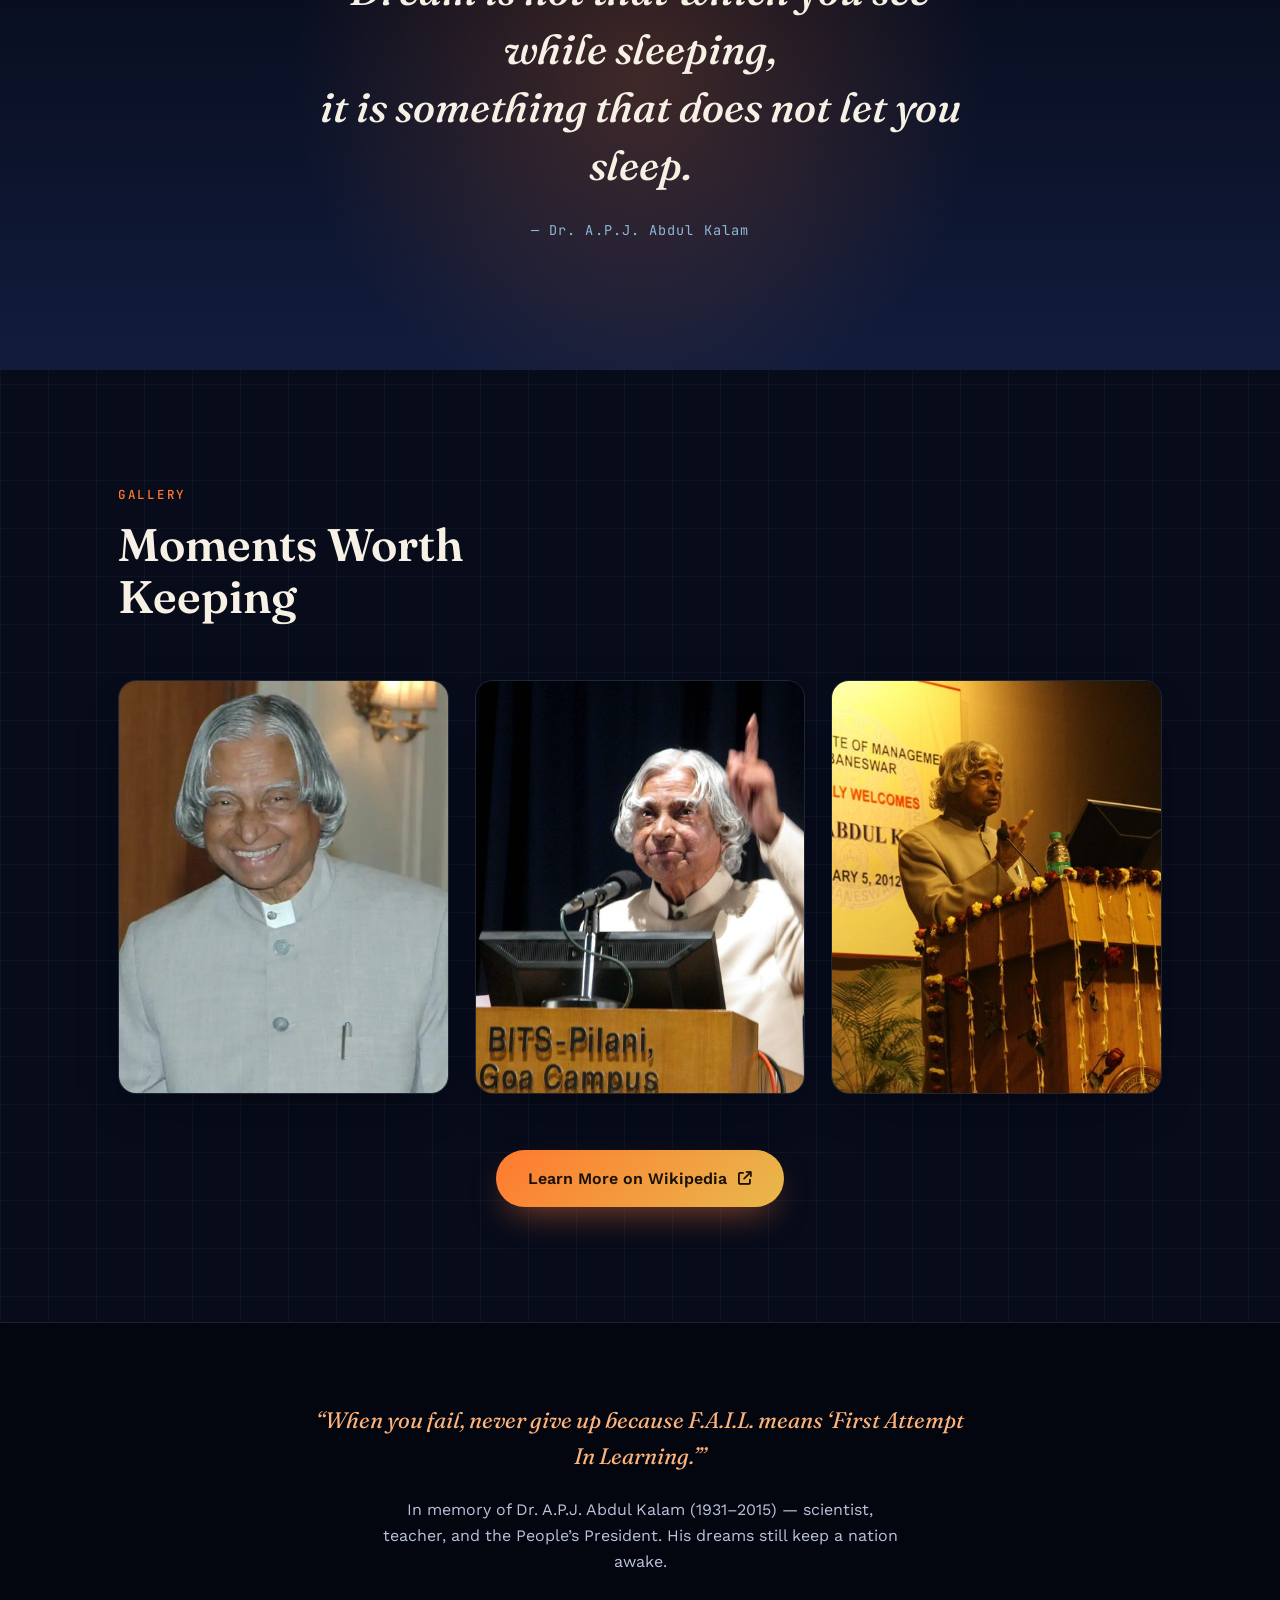
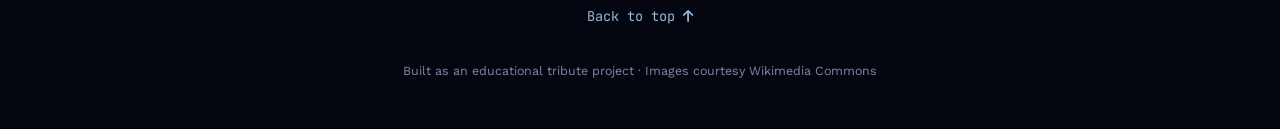
<file: KOONA_SAI_SIRI_TASK_2/index.html>
<!DOCTYPE html>
<html lang="en">
<head>
<meta charset="UTF-8">
<meta name="viewport" content="width=device-width, initial-scale=1.0">
<title>Dr. A.P.J. Abdul Kalam &mdash; A Tribute to the Missile Man of India</title>
<meta name="description" content="A tribute to Dr. A.P.J. Abdul Kalam, aerospace scientist, teacher, and 11th President of India.">

<!-- Google Fonts: Fraunces (display), Work Sans (body), JetBrains Mono (utility/telemetry accents) -->
<link rel="preconnect" href="https://fonts.googleapis.com">
<link rel="preconnect" href="https://fonts.gstatic.com" crossorigin>
<link href="https://fonts.googleapis.com/css2?family=Fraunces:ital,opsz,wght@0,9..144,400;0,9..144,500;0,9..144,600;0,9..144,700;1,9..144,500;1,9..144,600&family=Work+Sans:wght@300;400;500;600;700&family=JetBrains+Mono:wght@400;500;600&display=swap" rel="stylesheet">

<!-- Font Awesome icons -->
<link rel="stylesheet" href="https://cdnjs.cloudflare.com/ajax/libs/font-awesome/6.5.1/css/all.min.css">

<link rel="stylesheet" href="style.css">
</head>
<body>

<!-- ================= NAVIGATION ================= -->
<header class="site-nav" id="siteNav">
  <div class="nav-inner">
    <a href="#hero" class="nav-brand">KALAM<span class="nav-brand-dot">.</span></a>

    <nav class="nav-links" id="navLinks">
      <a href="#biography">Biography</a>
      <a href="#timeline">Timeline</a>
      <a href="#achievements">Achievements</a>
      <a href="#gallery">Gallery</a>
      <a href="#quote">Quote</a>
    </nav>

    <div class="nav-actions">
      <button id="themeToggle" class="icon-btn" aria-label="Toggle dark and light mode" title="Toggle theme">
        <i class="fa-solid fa-moon" aria-hidden="true"></i>
      </button>
      <button id="navToggle" class="icon-btn nav-burger" aria-label="Open navigation menu" aria-expanded="false">
        <i class="fa-solid fa-bars" aria-hidden="true"></i>
      </button>
    </div>
  </div>
</header>

<main>

  <!-- ================= HERO ================= -->
  <section class="hero" id="hero">
    <div class="hero-starfield" aria-hidden="true"></div>
    <div class="hero-inner">
      <div class="hero-portrait fade-in">
        <div class="portrait-ring"></div>
        <img src="images/hero-portrait.jpg" alt="Portrait of Dr. A.P.J. Abdul Kalam smiling, wearing a dark Nehru jacket">
      </div>

      <p class="hero-eyebrow fade-in">15 OCT 1931 &nbsp;&mdash;&nbsp; 27 JUL 2015</p>
      <h1 class="hero-name fade-in">Dr. A.P.J.<br>Abdul Kalam</h1>
      <p class="hero-tagline fade-in">The Missile Man of India &middot; The People&rsquo;s President &middot; A Teacher at Heart</p>

      <a href="#intro" class="scroll-cue" aria-label="Scroll to introduction">
        <span>Begin the journey</span>
        <i class="fa-solid fa-chevron-down" aria-hidden="true"></i>
      </a>
    </div>
  </section>

  <!-- ================= INTRODUCTION ================= -->
  <section class="section intro" id="intro">
    <div class="section-inner narrow">
      <p class="eyebrow fade-in">Who he was</p>
      <p class="intro-text fade-in">
        <span class="drop-cap">A</span>vul Pakir Jainulabdeen Abdul Kalam rose from selling newspapers on the
        streets of Rameswaram to directing India&rsquo;s first satellite launch vehicle, steering its guided-missile
        programme, and ultimately serving as the nation&rsquo;s 11th President. Yet he is remembered less for the
        titles he held than for the curiosity, humility, and warmth he carried into every classroom, laboratory,
        and living room he entered.
      </p>
    </div>
  </section>

  <!-- ================= BIOGRAPHY ================= -->
  <section class="section biography" id="biography">
    <div class="section-inner">
      <p class="eyebrow fade-in">The long orbit</p>
      <h2 class="section-title fade-in">A Life in Full Flight</h2>

      <div class="bio-grid">
        <div class="bio-text fade-in">
          <p>
            Born on 15 October 1931 in the temple town of Rameswaram, Tamil Nadu, Kalam grew up in a family of
            modest means &mdash; his father owned a small boat used to ferry pilgrims. To help support his family,
            a young Kalam distributed newspapers before school, an early lesson in discipline that stayed with
            him for life. He studied physics at St. Joseph&rsquo;s College, Tiruchirappalli, before earning a
            degree in aerospace engineering from the Madras Institute of Technology in 1958, narrowly overcoming
            a setback in his early ambition to become a fighter pilot.
          </p>
          <p>
            He joined the Aeronautical Development Establishment of DRDO, where he worked on early hovercraft
            designs, before moving to the Indian National Committee for Space Research &mdash; the forerunner of
            ISRO &mdash; in 1969. There he served as Project Director for the SLV&#8209;III, India&rsquo;s first
            indigenously built satellite launch vehicle, which successfully placed the Rohini satellite into orbit
            in 1980.
          </p>
          <p>
            Returning to DRDO in the 1980s, Kalam led the Integrated Guided Missile Development Programme, giving
            India the Agni and Prithvi missiles and earning him the enduring title &ldquo;Missile Man of India.&rdquo;
            As Chief Scientific Adviser to the Prime Minister, he played a central role in the 1998 Pokhran-II
            nuclear tests. In 2002 he was elected the 11th President of India, an office he filled with such
            openness &mdash; answering children&rsquo;s letters personally, keeping his door open to students
            &mdash; that the country began calling him the &ldquo;People&rsquo;s President.&rdquo;
          </p>
          <p>
            After his presidency, he returned happily to what he loved most: teaching. He lectured at universities
            across India, wrote extensively, and continued to answer every student who wrote to him. On 27 July
            2015, he collapsed and passed away while delivering a lecture on livable planets at the Indian
            Institute of Management Shillong &mdash; still, to the very end, in front of a classroom.
          </p>
        </div>

        <figure class="bio-figure fade-in">
          <img src="images/gallery-3.jpg" alt="Candid photograph of Dr. Kalam smiling warmly at an event">
          <figcaption>Known for a smile that put every room at ease.</figcaption>
        </figure>
      </div>
    </div>
  </section>

  <!-- ================= TIMELINE ================= -->
  <section class="section timeline-section" id="timeline">
    <div class="section-inner">
      <p class="eyebrow fade-in">Flight path</p>
      <h2 class="section-title fade-in">A Trajectory, Not a Straight Line</h2>

      <div class="timeline" id="timelineTrack">
        <div class="timeline-rail" aria-hidden="true">
          <div class="timeline-rail-fill" id="railFill"></div>
        </div>

        <ol class="timeline-list">

          <li class="timeline-item">
            <div class="timeline-node"><i class="fa-solid fa-star" aria-hidden="true"></i></div>
            <div class="timeline-card fade-in">
              <span class="timeline-date">15 OCT 1931</span>
              <h3>Born in Rameswaram</h3>
              <p>Born to Jainulabdeen, a boat owner, and Ashiamma, in a modest household on Tamil Nadu&rsquo;s coast.</p>
            </div>
          </li>

          <li class="timeline-item">
            <div class="timeline-node"><i class="fa-solid fa-graduation-cap" aria-hidden="true"></i></div>
            <div class="timeline-card fade-in">
              <span class="timeline-date">1958</span>
              <h3>Graduates in Aerospace Engineering</h3>
              <p>Completes his degree at the Madras Institute of Technology, redirecting a childhood dream of flight into a career building it.</p>
            </div>
          </li>

          <li class="timeline-item">
            <div class="timeline-node"><i class="fa-solid fa-satellite" aria-hidden="true"></i></div>
            <div class="timeline-card fade-in">
              <span class="timeline-date">1969&ndash;1980</span>
              <h3>Project Director, SLV&#8209;III</h3>
              <p>Leads India&rsquo;s first indigenous Satellite Launch Vehicle at ISRO, successfully orbiting the Rohini satellite in 1980.</p>
            </div>
          </li>

          <li class="timeline-item">
            <div class="timeline-node"><i class="fa-solid fa-rocket" aria-hidden="true"></i></div>
            <div class="timeline-card fade-in">
              <span class="timeline-date">1980s&ndash;90s</span>
              <h3>Missile Man of India</h3>
              <p>Directs DRDO&rsquo;s Integrated Guided Missile Development Programme, delivering the Agni and Prithvi missiles.</p>
            </div>
          </li>

          <li class="timeline-item">
            <div class="timeline-node"><i class="fa-solid fa-medal" aria-hidden="true"></i></div>
            <div class="timeline-card fade-in">
              <span class="timeline-date">1997</span>
              <h3>Bharat Ratna</h3>
              <p>Receives India&rsquo;s highest civilian honour for his contribution to science, technology, and national defence.</p>
            </div>
          </li>

          <li class="timeline-item">
            <div class="timeline-node"><i class="fa-solid fa-atom" aria-hidden="true"></i></div>
            <div class="timeline-card fade-in">
              <span class="timeline-date">1998</span>
              <h3>Pokhran&#8209;II</h3>
              <p>As Chief Scientific Adviser, plays a pivotal role in India&rsquo;s second series of nuclear tests.</p>
            </div>
          </li>

          <li class="timeline-item">
            <div class="timeline-node"><i class="fa-solid fa-landmark" aria-hidden="true"></i></div>
            <div class="timeline-card fade-in">
              <span class="timeline-date">2002&ndash;2007</span>
              <h3>11th President of India</h3>
              <p>Serves a single term marked by openness and accessibility, earning the affectionate title &ldquo;People&rsquo;s President.&rdquo;</p>
            </div>
          </li>

          <li class="timeline-item">
            <div class="timeline-node"><i class="fa-solid fa-book-open" aria-hidden="true"></i></div>
            <div class="timeline-card fade-in">
              <span class="timeline-date">2007&ndash;2015</span>
              <h3>Teacher, Author, Mentor</h3>
              <p>Returns to teaching and writing, publishing works including <em>Wings of Fire</em> and <em>Ignited Minds</em>, and mentoring students nationwide.</p>
            </div>
          </li>

          <li class="timeline-item">
            <div class="timeline-node timeline-node--final"><i class="fa-solid fa-feather-pointed" aria-hidden="true"></i></div>
            <div class="timeline-card fade-in">
              <span class="timeline-date">27 JUL 2015</span>
              <h3>A Final Lecture</h3>
              <p>Passes away at IIM Shillong while doing what he loved most &mdash; speaking to students, mid-lecture.</p>
            </div>
          </li>

        </ol>
      </div>
    </div>
  </section>

  <!-- ================= ACHIEVEMENTS ================= -->
  <section class="section achievements" id="achievements">
    <div class="section-inner">
      <p class="eyebrow fade-in">Major achievements</p>
      <h2 class="section-title fade-in">What He Built, What He Left Behind</h2>

      <div class="card-grid">

        <div class="achievement-card fade-in">
          <div class="achievement-icon"><i class="fa-solid fa-rocket" aria-hidden="true"></i></div>
          <h3>Missile Man of India</h3>
          <p>Led the Integrated Guided Missile Development Programme, delivering the Agni and Prithvi missile systems that anchored India&rsquo;s defence capability.</p>
        </div>

        <div class="achievement-card fade-in">
          <div class="achievement-icon"><i class="fa-solid fa-satellite" aria-hidden="true"></i></div>
          <h3>SLV&#8209;III Project Director</h3>
          <p>Directed India&rsquo;s first indigenous Satellite Launch Vehicle mission, successfully placing the Rohini satellite in orbit in 1980.</p>
        </div>

        <div class="achievement-card fade-in">
          <div class="achievement-icon"><i class="fa-solid fa-atom" aria-hidden="true"></i></div>
          <h3>Pokhran&#8209;II, 1998</h3>
          <p>Played a pivotal role as Chief Scientific Adviser during India&rsquo;s second series of nuclear tests.</p>
        </div>

        <div class="achievement-card fade-in">
          <div class="achievement-icon"><i class="fa-solid fa-medal" aria-hidden="true"></i></div>
          <h3>Bharat Ratna, 1997</h3>
          <p>Awarded India&rsquo;s highest civilian honour in recognition of a lifetime devoted to science and the nation.</p>
        </div>

        <div class="achievement-card fade-in">
          <div class="achievement-icon"><i class="fa-solid fa-landmark" aria-hidden="true"></i></div>
          <h3>11th President of India</h3>
          <p>Served 2002&ndash;2007 with unmatched accessibility and warmth, remembered fondly as the &ldquo;People&rsquo;s President.&rdquo;</p>
        </div>

        <div class="achievement-card fade-in">
          <div class="achievement-icon"><i class="fa-solid fa-book-open" aria-hidden="true"></i></div>
          <h3>Author &amp; Teacher</h3>
          <p>Wrote <em>Wings of Fire</em> and <em>Ignited Minds</em> among other works, and spent his final years mentoring students across India.</p>
        </div>

      </div>
    </div>
  </section>

  <!-- ================= QUOTE ================= -->
  <section class="quote-section" id="quote">
    <div class="quote-glow" aria-hidden="true"></div>
    <div class="section-inner narrow">
      <i class="fa-solid fa-quote-left quote-mark" aria-hidden="true"></i>
      <blockquote class="fade-in">
        Dream is not that which you see while sleeping,<br>
        it is something that does not let you sleep.
      </blockquote>
      <cite class="fade-in">&mdash; Dr. A.P.J. Abdul Kalam</cite>
    </div>
  </section>

  <!-- ================= GALLERY ================= -->
  <section class="section gallery" id="gallery">
    <div class="section-inner">
      <p class="eyebrow fade-in">Gallery</p>
      <h2 class="section-title fade-in">Moments Worth Keeping</h2>

      <div class="gallery-grid">
        <figure class="gallery-item fade-in">
          <img src="images/gallery-1.jpg" alt="Dr. Kalam smiling warmly in a formal portrait">
          <figcaption><span>A smile that became his signature.</span></figcaption>
        </figure>

        <figure class="gallery-item fade-in">
          <img src="images/gallery-2.jpg" alt="Dr. Kalam gesturing while speaking at BITS Pilani, Goa Campus">
          <figcaption><span>Addressing students at BITS Pilani, Goa Campus.</span></figcaption>
        </figure>

        <figure class="gallery-item fade-in">
          <img src="images/gallery-4.jpg" alt="Dr. Kalam speaking at a podium at Xavier Institute of Management, Bhubaneswar">
          <figcaption><span>In conversation with students at XIM, Bhubaneswar.</span></figcaption>
        </figure>
      </div>

      <div class="learn-more-wrap fade-in">
        <a class="btn-primary" href="https://en.wikipedia.org/wiki/A._P._J._Abdul_Kalam" target="_blank" rel="noopener noreferrer">
          Learn More on Wikipedia <i class="fa-solid fa-arrow-up-right-from-square" aria-hidden="true"></i>
        </a>
      </div>
    </div>
  </section>

</main>

<!-- ================= FOOTER ================= -->
<footer class="site-footer">
  <div class="section-inner narrow">
    <p class="footer-quote">&ldquo;When you fail, never give up because F.A.I.L. means &lsquo;First Attempt In Learning.&rsquo;&rdquo;</p>
    <p class="footer-tribute">
      In memory of Dr. A.P.J. Abdul Kalam (1931&ndash;2015) &mdash; scientist, teacher, and the People&rsquo;s
      President. His dreams still keep a nation awake.
    </p>
    <div class="footer-links">
      <a href="#hero">Back to top <i class="fa-solid fa-arrow-up" aria-hidden="true"></i></a>
    </div>
    <p class="footer-meta">Built as an educational tribute project &middot; Images courtesy Wikimedia Commons</p>
  </div>
</footer>

<button id="scrollTopBtn" class="scroll-top-btn" aria-label="Scroll to top">
  <i class="fa-solid fa-chevron-up" aria-hidden="true"></i>
</button>

<script src="script.js"></script>
</body>
</html>
</file>
<file: KOONA_SAI_SIRI_TASK_2/style.css>
/* =========================================================================
   DR. A.P.J. ABDUL KALAM — TRIBUTE PAGE
   Design concept: "Flight Path" — a night-sky / ignition palette drawn from
   his life as an aerospace engineer, paired with an editorial serif that
   carries the warmth of a teacher rather than the coldness of a lab.
   ========================================================================= */

/* ---------- Design tokens ---------- */
:root{
  /* dark theme (default) — night sky over a launch pad */
  --ink:#070b1a;
  --ink-deep:#04060f;
  --navy:#111c3d;
  --navy-soft:#182652;
  --card:#131f42;
  --border:rgba(143,184,217,0.16);

  --saffron:#ff7a2f;
  --saffron-soft:#ffb37a;
  --gold:#e8b94d;
  --sky:#8fb8d9;

  --text-primary:#f6f1e4;
  --text-secondary:#b9c3dc;
  --text-muted:#7c88ab;

  --shadow-glow:0 0 0 1px rgba(255,122,47,0.25), 0 20px 50px -20px rgba(255,122,47,0.35);
  --shadow-soft:0 20px 45px -25px rgba(0,0,0,0.6);

  --grid-line:rgba(143,184,217,0.05);

  --font-display:"Fraunces", Georgia, serif;
  --font-body:"Work Sans", "Segoe UI", sans-serif;
  --font-mono:"JetBrains Mono", monospace;

  --nav-h:76px;
  --ease:cubic-bezier(.22,.61,.36,1);
}

:root[data-theme="light"]{
  --ink:#f7f2e6;
  --ink-deep:#efe8d6;
  --navy:#ffffff;
  --navy-soft:#fbf7ec;
  --card:#ffffff;
  --border:rgba(16,27,61,0.10);

  --text-primary:#12193a;
  --text-secondary:#454f74;
  --text-muted:#727d9e;

  --shadow-glow:0 0 0 1px rgba(255,122,47,0.35), 0 20px 45px -22px rgba(255,122,47,0.30);
  --shadow-soft:0 16px 40px -26px rgba(18,25,58,0.35);

  --grid-line:rgba(18,25,58,0.05);
}

*,*::before,*::after{ box-sizing:border-box; }
html{ scroll-behavior:smooth; }

@media (prefers-reduced-motion: reduce){
  html{ scroll-behavior:auto; }
  *,*::before,*::after{ animation-duration:0.001ms !important; animation-iteration-count:1 !important; transition-duration:0.001ms !important; scroll-behavior:auto !important; }
}

body{
  margin:0;
  background:
    repeating-linear-gradient(0deg, var(--grid-line) 0 1px, transparent 1px 48px),
    repeating-linear-gradient(90deg, var(--grid-line) 0 1px, transparent 1px 48px),
    var(--ink);
  color:var(--text-primary);
  font-family:var(--font-body);
  line-height:1.6;
  -webkit-font-smoothing:antialiased;
  transition:background-color .4s var(--ease), color .4s var(--ease);
  overflow-x:hidden;
}

img{ max-width:100%; display:block; }
a{ color:inherit; text-decoration:none; }
ol,ul{ margin:0; padding:0; list-style:none; }
h1,h2,h3,p,blockquote,figure{ margin:0; }

::selection{ background:var(--saffron); color:#0a0f22; }

:focus-visible{
  outline:2px solid var(--saffron);
  outline-offset:3px;
  border-radius:4px;
}

.section-inner{
  max-width:1140px;
  margin:0 auto;
  padding:0 clamp(1.25rem, 4vw, 3rem);
}
.section-inner.narrow{ max-width:760px; }

.section{ padding:clamp(4.5rem,9vw,7.5rem) 0; }

.eyebrow{
  font-family:var(--font-mono);
  font-size:0.78rem;
  letter-spacing:0.22em;
  text-transform:uppercase;
  color:var(--saffron);
  margin:0 0 0.9rem;
  font-weight:500;
}

.section-title{
  font-family:var(--font-display);
  font-weight:600;
  font-size:clamp(1.9rem, 3.6vw, 2.85rem);
  line-height:1.15;
  margin-bottom:clamp(2.5rem,5vw,3.5rem);
  max-width:16ch;
  color:var(--text-primary);
}

/* ---------- Fade-in reveal ---------- */
.fade-in{
  opacity:0;
  transform:translateY(22px);
  transition:opacity .8s var(--ease), transform .8s var(--ease);
}
.fade-in.visible{ opacity:1; transform:none; }

/* =========================================================================
   NAVIGATION
   ========================================================================= */
.site-nav{
  position:fixed; inset:0 0 auto 0; z-index:100;
  height:var(--nav-h);
  display:flex; align-items:center;
  background:transparent;
  border-bottom:1px solid transparent;
  transition:background-color .35s var(--ease), border-color .35s var(--ease), backdrop-filter .35s var(--ease);
}
.site-nav.scrolled{
  background:rgba(7,11,26,0.72);
  backdrop-filter:blur(14px);
  -webkit-backdrop-filter:blur(14px);
  border-bottom-color:var(--border);
}
:root[data-theme="light"] .site-nav.scrolled{
  background:rgba(247,242,230,0.82);
}

.nav-inner{
  width:100%; max-width:1240px; margin:0 auto;
  padding:0 clamp(1.25rem,4vw,3rem);
  display:flex; align-items:center; justify-content:space-between;
}

.nav-brand{
  font-family:var(--font-display);
  font-weight:600;
  font-size:1.25rem;
  letter-spacing:0.06em;
  color:var(--text-primary);
}
.nav-brand-dot{ color:var(--saffron); }

.nav-links{ display:flex; gap:clamp(1rem,2.5vw,2.1rem); }
.nav-links a{
  font-size:0.92rem;
  font-weight:500;
  color:var(--text-secondary);
  position:relative;
  padding:6px 2px;
  transition:color .25s var(--ease);
}
.nav-links a::after{
  content:"";
  position:absolute; left:0; right:100%; bottom:0;
  height:2px; background:var(--saffron);
  transition:right .3s var(--ease);
}
.nav-links a:hover{ color:var(--text-primary); }
.nav-links a:hover::after{ right:0; }

.nav-actions{ display:flex; align-items:center; gap:0.6rem; }
.icon-btn{
  width:40px; height:40px;
  display:flex; align-items:center; justify-content:center;
  background:var(--card);
  border:1px solid var(--border);
  border-radius:50%;
  color:var(--text-primary);
  cursor:pointer;
  transition:transform .25s var(--ease), border-color .25s var(--ease), color .25s var(--ease);
}
.icon-btn:hover{ transform:translateY(-2px); border-color:var(--saffron); color:var(--saffron); }
.nav-burger{ display:none; }

@media (max-width:800px){
  .nav-links{
    position:fixed; top:var(--nav-h); left:0; right:0;
    flex-direction:column; gap:0;
    background:var(--navy);
    border-bottom:1px solid var(--border);
    padding:0.5rem clamp(1.25rem,4vw,3rem) 1rem;
    transform:translateY(-8px);
    opacity:0; visibility:hidden;
    transition:opacity .25s var(--ease), transform .25s var(--ease), visibility .25s;
  }
  .nav-links.open{ opacity:1; visibility:visible; transform:translateY(0); }
  .nav-links a{ padding:0.7rem 0; border-bottom:1px solid var(--border); }
  .nav-links a::after{ display:none; }
  .nav-burger{ display:flex; }
}

/* =========================================================================
   HERO
   ========================================================================= */
.hero{
  position:relative;
  min-height:100svh;
  display:flex; align-items:center; justify-content:center;
  text-align:center;
  padding:calc(var(--nav-h) + 2rem) 1.5rem 4rem;
  background:
    radial-gradient(ellipse 70% 55% at 50% 18%, rgba(255,122,47,0.16), transparent 60%),
    radial-gradient(ellipse 90% 70% at 50% 100%, var(--navy-soft), var(--ink) 70%);
  overflow:hidden;
}
:root[data-theme="light"] .hero{
  background:
    radial-gradient(ellipse 70% 55% at 50% 18%, rgba(255,122,47,0.12), transparent 60%),
    radial-gradient(ellipse 90% 70% at 50% 100%, #fffaf0, var(--ink) 85%);
}

.hero-starfield{
  position:absolute; inset:0;
  background-image:
    radial-gradient(1.5px 1.5px at 12% 22%, #fff, transparent),
    radial-gradient(1.5px 1.5px at 28% 68%, #fff, transparent),
    radial-gradient(2px 2px at 45% 15%, #fff, transparent),
    radial-gradient(1px 1px at 62% 40%, #fff, transparent),
    radial-gradient(1.5px 1.5px at 78% 78%, #fff, transparent),
    radial-gradient(2px 2px at 85% 25%, #fff, transparent),
    radial-gradient(1px 1px at 93% 55%, #fff, transparent),
    radial-gradient(1.5px 1.5px at 8% 85%, #fff, transparent),
    radial-gradient(1px 1px at 36% 90%, #fff, transparent);
  opacity:0.5;
  animation:twinkle 6s ease-in-out infinite alternate;
}
:root[data-theme="light"] .hero-starfield{ opacity:0.12; }
@keyframes twinkle{ from{ opacity:0.25; } to{ opacity:0.6; } }

.hero-inner{ position:relative; z-index:1; max-width:780px; }

.hero-portrait{
  position:relative;
  width:clamp(140px,18vw,190px);
  height:clamp(140px,18vw,190px);
  margin:0 auto 2rem;
}
.portrait-ring{
  position:absolute; inset:-14px;
  border-radius:50%;
  background:conic-gradient(from 0deg, var(--saffron), var(--gold), var(--saffron-soft), var(--saffron));
  filter:blur(0.5px);
  animation:spin 14s linear infinite;
}
.portrait-ring::after{
  content:""; position:absolute; inset:5px;
  border-radius:50%;
  background:var(--ink);
}
:root[data-theme="light"] .portrait-ring::after{ background:#fffaf0; }
@keyframes spin{ to{ transform:rotate(360deg); } }

.hero-portrait img{
  position:relative; z-index:1;
  width:100%; height:100%;
  object-fit:cover; object-position:top center;
  border-radius:50%;
  box-shadow:0 15px 40px -10px rgba(0,0,0,0.55);
}

.hero-eyebrow{
  font-family:var(--font-mono);
  font-size:0.82rem;
  letter-spacing:0.18em;
  color:var(--sky);
  margin-bottom:1rem;
}

.hero-name{
  font-family:var(--font-display);
  font-weight:700;
  font-size:clamp(2.6rem, 7vw, 5rem);
  line-height:1.05;
  letter-spacing:-0.01em;
  background:linear-gradient(180deg, var(--text-primary), var(--sky) 160%);
  -webkit-background-clip:text; background-clip:text; color:transparent;
}

.hero-tagline{
  margin-top:1.4rem;
  font-size:clamp(0.95rem,1.6vw,1.15rem);
  color:var(--text-secondary);
  font-weight:400;
}

.scroll-cue{
  display:inline-flex; flex-direction:column; align-items:center; gap:0.5rem;
  margin-top:3.5rem;
  font-family:var(--font-mono);
  font-size:0.72rem;
  letter-spacing:0.15em;
  text-transform:uppercase;
  color:var(--text-muted);
  animation:bob 2.4s ease-in-out infinite;
}
@keyframes bob{ 0%,100%{ transform:translateY(0); } 50%{ transform:translateY(7px); } }

/* =========================================================================
   INTRO
   ========================================================================= */
.intro-text{
  font-family:var(--font-display);
  font-size:clamp(1.25rem,2.4vw,1.65rem);
  line-height:1.6;
  color:var(--text-secondary);
  font-weight:400;
}
.drop-cap{
  float:left;
  font-size:3.6em;
  line-height:0.8;
  padding:0.06em 0.08em 0 0;
  font-weight:700;
  color:var(--saffron);
}

/* =========================================================================
   BIOGRAPHY
   ========================================================================= */
.bio-grid{
  display:grid;
  grid-template-columns:1.5fr 1fr;
  gap:clamp(2rem,4vw,3.5rem);
  align-items:start;
}
.bio-text p{ color:var(--text-secondary); margin-bottom:1.15rem; font-size:1rem; }
.bio-text p:last-child{ margin-bottom:0; }
.bio-text em{ color:var(--saffron); font-style:italic; }

.bio-figure{
  position:sticky; top:calc(var(--nav-h) + 1.5rem);
  border-radius:18px;
  overflow:hidden;
  background:var(--card);
  border:1px solid var(--border);
  box-shadow:var(--shadow-soft);
}
.bio-figure img{ width:100%; aspect-ratio:4/5; object-fit:cover; }
.bio-figure figcaption{
  padding:1rem 1.2rem;
  font-family:var(--font-mono);
  font-size:0.8rem;
  color:var(--text-muted);
}

@media (max-width:860px){
  .bio-grid{ grid-template-columns:1fr; }
  .bio-figure{ position:static; order:-1; max-width:340px; margin:0 auto; }
}

/* =========================================================================
   TIMELINE — signature "flight path" element
   ========================================================================= */
.timeline{ position:relative; }

.timeline-rail{
  position:absolute;
  left:28px; top:6px; bottom:6px;
  width:3px;
  background:var(--border);
  border-radius:3px;
}
.timeline-rail-fill{
  position:absolute; left:0; top:0; width:100%;
  height:var(--fill, 0%);
  background:linear-gradient(180deg, var(--gold), var(--saffron));
  border-radius:3px;
  box-shadow:0 0 16px rgba(255,122,47,0.55);
  transition:height .25s linear;
}

.timeline-list{ display:flex; flex-direction:column; gap:clamp(2.2rem,4vw,3rem); }

.timeline-item{
  position:relative;
  padding-left:70px;
}

.timeline-node{
  position:absolute; left:0; top:0;
  width:57px; height:57px;
  border-radius:50%;
  display:flex; align-items:center; justify-content:center;
  background:var(--navy);
  border:2px solid var(--border);
  color:var(--text-muted);
  font-size:1.05rem;
  z-index:1;
  transition:background .4s var(--ease), border-color .4s var(--ease), color .4s var(--ease), box-shadow .4s var(--ease), transform .4s var(--ease);
}
.timeline-node.active{
  background:linear-gradient(135deg, var(--saffron), var(--gold));
  border-color:transparent;
  color:#171018;
  box-shadow:0 0 0 6px rgba(255,122,47,0.14), 0 10px 25px -8px rgba(255,122,47,0.6);
  transform:scale(1.06);
}
.timeline-node--final.active{
  background:linear-gradient(135deg, var(--sky), var(--gold));
}

.timeline-card{
  background:var(--card);
  border:1px solid var(--border);
  border-radius:16px;
  padding:1.5rem 1.7rem;
  box-shadow:var(--shadow-soft);
  transition:transform .35s var(--ease), box-shadow .35s var(--ease), border-color .35s var(--ease);
}
.timeline-card:hover{
  transform:translateY(-4px);
  border-color:rgba(255,122,47,0.4);
  box-shadow:var(--shadow-glow);
}
.timeline-date{
  display:inline-block;
  font-family:var(--font-mono);
  font-size:0.76rem;
  letter-spacing:0.1em;
  color:var(--saffron);
  margin-bottom:0.5rem;
}
.timeline-card h3{
  font-family:var(--font-display);
  font-size:1.2rem;
  font-weight:600;
  margin-bottom:0.5rem;
  color:var(--text-primary);
}
.timeline-card p{ color:var(--text-secondary); font-size:0.95rem; }

@media (min-width:760px){
  .timeline-rail{ left:50%; transform:translateX(-50%); }
  .timeline-item{ padding-left:0; width:calc(50% - 45px); }
  .timeline-item:nth-child(odd){ margin-right:calc(50% + 45px); text-align:right; }
  .timeline-item:nth-child(even){ margin-left:calc(50% + 45px); }
  .timeline-item:nth-child(odd) .timeline-node{ left:auto; right:-90px; }
  .timeline-item:nth-child(even) .timeline-node{ left:-90px; }
}

/* =========================================================================
   ACHIEVEMENTS
   ========================================================================= */
.card-grid{
  display:grid;
  grid-template-columns:repeat(auto-fit, minmax(260px,1fr));
  gap:1.6rem;
}

.achievement-card{
  background:var(--card);
  border:1px solid var(--border);
  border-radius:18px;
  padding:2rem 1.8rem;
  transition:transform .35s var(--ease), box-shadow .35s var(--ease), border-color .35s var(--ease);
}
.achievement-card:hover{
  transform:translateY(-6px);
  border-color:rgba(255,122,47,0.45);
  box-shadow:var(--shadow-glow);
}
.achievement-icon{
  width:56px; height:56px;
  display:flex; align-items:center; justify-content:center;
  border-radius:14px;
  background:linear-gradient(135deg, rgba(255,122,47,0.18), rgba(232,185,77,0.14));
  color:var(--saffron);
  font-size:1.4rem;
  margin-bottom:1.2rem;
}
.achievement-card h3{
  font-family:var(--font-display);
  font-size:1.2rem;
  font-weight:600;
  margin-bottom:0.6rem;
  color:var(--text-primary);
}
.achievement-card p{ color:var(--text-secondary); font-size:0.95rem; }
.achievement-card em{ color:var(--saffron); font-style:italic; }

/* =========================================================================
   QUOTE
   ========================================================================= */
.quote-section{
  position:relative;
  padding:clamp(5rem,10vw,8rem) 1.5rem;
  text-align:center;
  background:linear-gradient(180deg, var(--ink-deep), var(--navy));
  overflow:hidden;
}
.quote-glow{
  position:absolute; left:50%; top:50%;
  width:60vw; height:60vw; max-width:700px; max-height:700px;
  transform:translate(-50%,-50%);
  background:radial-gradient(circle, rgba(255,122,47,0.22), transparent 70%);
  pointer-events:none;
}
.quote-mark{
  font-size:2rem;
  color:var(--saffron);
  opacity:0.7;
  margin-bottom:1.2rem;
}
.quote-section blockquote{
  position:relative;
  font-family:var(--font-display);
  font-style:italic;
  font-weight:500;
  font-size:clamp(1.5rem,4vw,2.6rem);
  line-height:1.4;
  color:var(--text-primary);
}
.quote-section cite{
  position:relative;
  display:block;
  margin-top:1.6rem;
  font-family:var(--font-mono);
  font-style:normal;
  font-size:0.85rem;
  letter-spacing:0.08em;
  color:var(--sky);
}

/* =========================================================================
   GALLERY
   ========================================================================= */
.gallery-grid{
  display:grid;
  grid-template-columns:repeat(auto-fit, minmax(260px,1fr));
  gap:1.6rem;
  margin-bottom:clamp(2.5rem,5vw,3.5rem);
}
.gallery-item{
  position:relative;
  border-radius:18px;
  overflow:hidden;
  aspect-ratio:4/5;
  border:1px solid var(--border);
  box-shadow:var(--shadow-soft);
}
.gallery-item img{
  width:100%; height:100%; object-fit:cover;
  transition:transform .6s var(--ease);
}
.gallery-item:hover img{ transform:scale(1.08); }
.gallery-item figcaption{
  position:absolute; inset:auto 0 0 0;
  padding:2.2rem 1.2rem 1rem;
  background:linear-gradient(0deg, rgba(4,6,15,0.92), transparent);
  color:#f6f1e4;
  font-size:0.92rem;
  transform:translateY(8px);
  opacity:0;
  transition:opacity .35s var(--ease), transform .35s var(--ease);
}
.gallery-item:hover figcaption{ opacity:1; transform:translateY(0); }

.learn-more-wrap{ text-align:center; }
.btn-primary{
  display:inline-flex; align-items:center; gap:0.7rem;
  padding:1rem 2rem;
  border-radius:999px;
  background:linear-gradient(135deg, var(--saffron), var(--gold));
  color:#1a1206;
  font-weight:600;
  font-size:1rem;
  box-shadow:0 15px 35px -12px rgba(255,122,47,0.55);
  transition:transform .3s var(--ease), box-shadow .3s var(--ease);
}
.btn-primary:hover{
  transform:translateY(-3px);
  box-shadow:0 20px 40px -10px rgba(255,122,47,0.65);
}
.btn-primary i{ font-size:0.85rem; }

/* =========================================================================
   FOOTER
   ========================================================================= */
.site-footer{
  padding:clamp(3.5rem,7vw,5rem) 0 3rem;
  text-align:center;
  background:var(--ink-deep);
  border-top:1px solid var(--border);
}
.footer-quote{
  font-family:var(--font-display);
  font-style:italic;
  font-size:clamp(1.1rem,2vw,1.4rem);
  color:var(--saffron-soft);
  margin-bottom:1.4rem;
}
.footer-tribute{
  color:var(--text-secondary);
  max-width:52ch;
  margin:0 auto 1.8rem;
}
.footer-links a{
  font-family:var(--font-mono);
  font-size:0.85rem;
  color:var(--sky);
  display:inline-flex; align-items:center; gap:0.5rem;
  transition:color .25s var(--ease);
}
.footer-links a:hover{ color:var(--saffron); }
.footer-meta{
  margin-top:2rem;
  font-size:0.78rem;
  color:var(--text-muted);
}

/* =========================================================================
   SCROLL TO TOP
   ========================================================================= */
.scroll-top-btn{
  position:fixed; right:clamp(1rem,3vw,2rem); bottom:clamp(1rem,3vw,2rem);
  width:48px; height:48px;
  border-radius:50%;
  border:1px solid var(--border);
  background:linear-gradient(135deg, var(--saffron), var(--gold));
  color:#1a1206;
  font-size:1.05rem;
  display:flex; align-items:center; justify-content:center;
  cursor:pointer;
  box-shadow:0 12px 30px -10px rgba(255,122,47,0.6);
  opacity:0; visibility:hidden; transform:translateY(12px);
  transition:opacity .3s var(--ease), transform .3s var(--ease), visibility .3s;
  z-index:90;
}
.scroll-top-btn.visible{ opacity:1; visibility:visible; transform:none; }
.scroll-top-btn:hover{ transform:translateY(-3px); }
</file>
